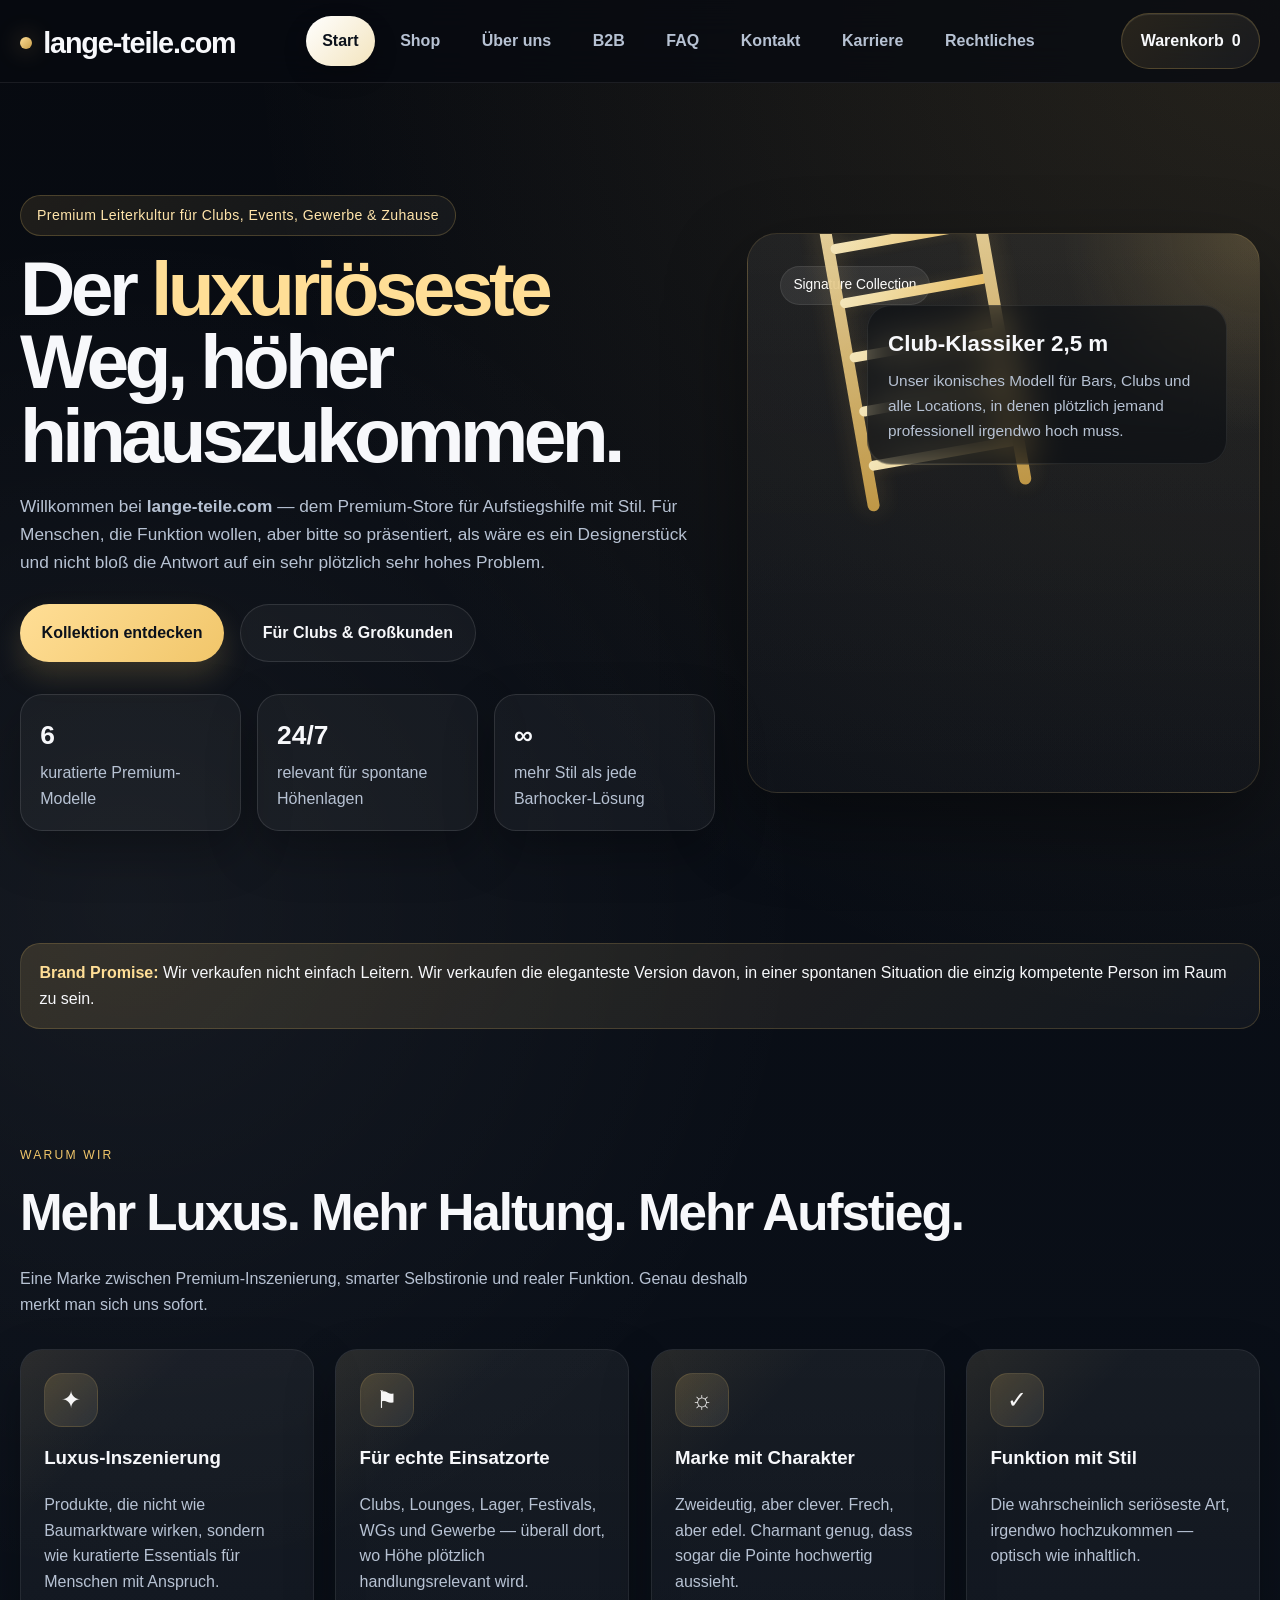
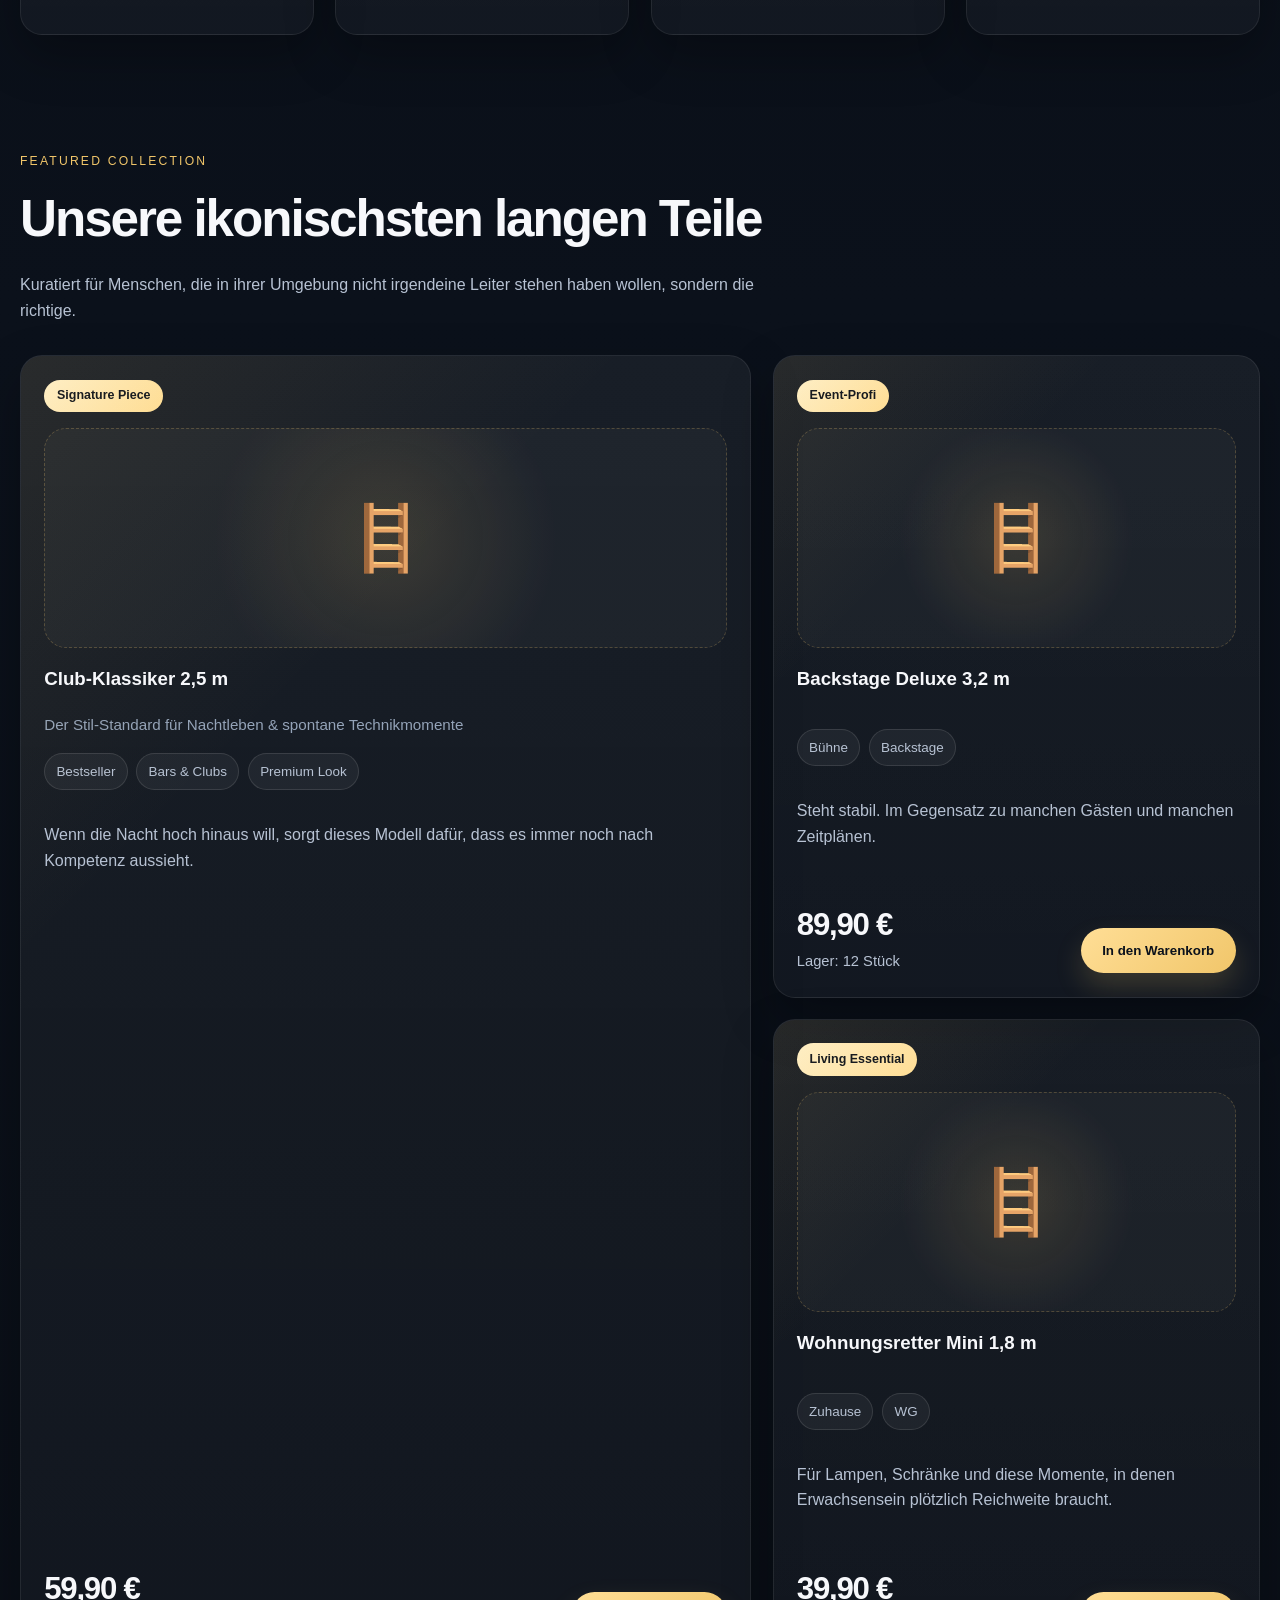
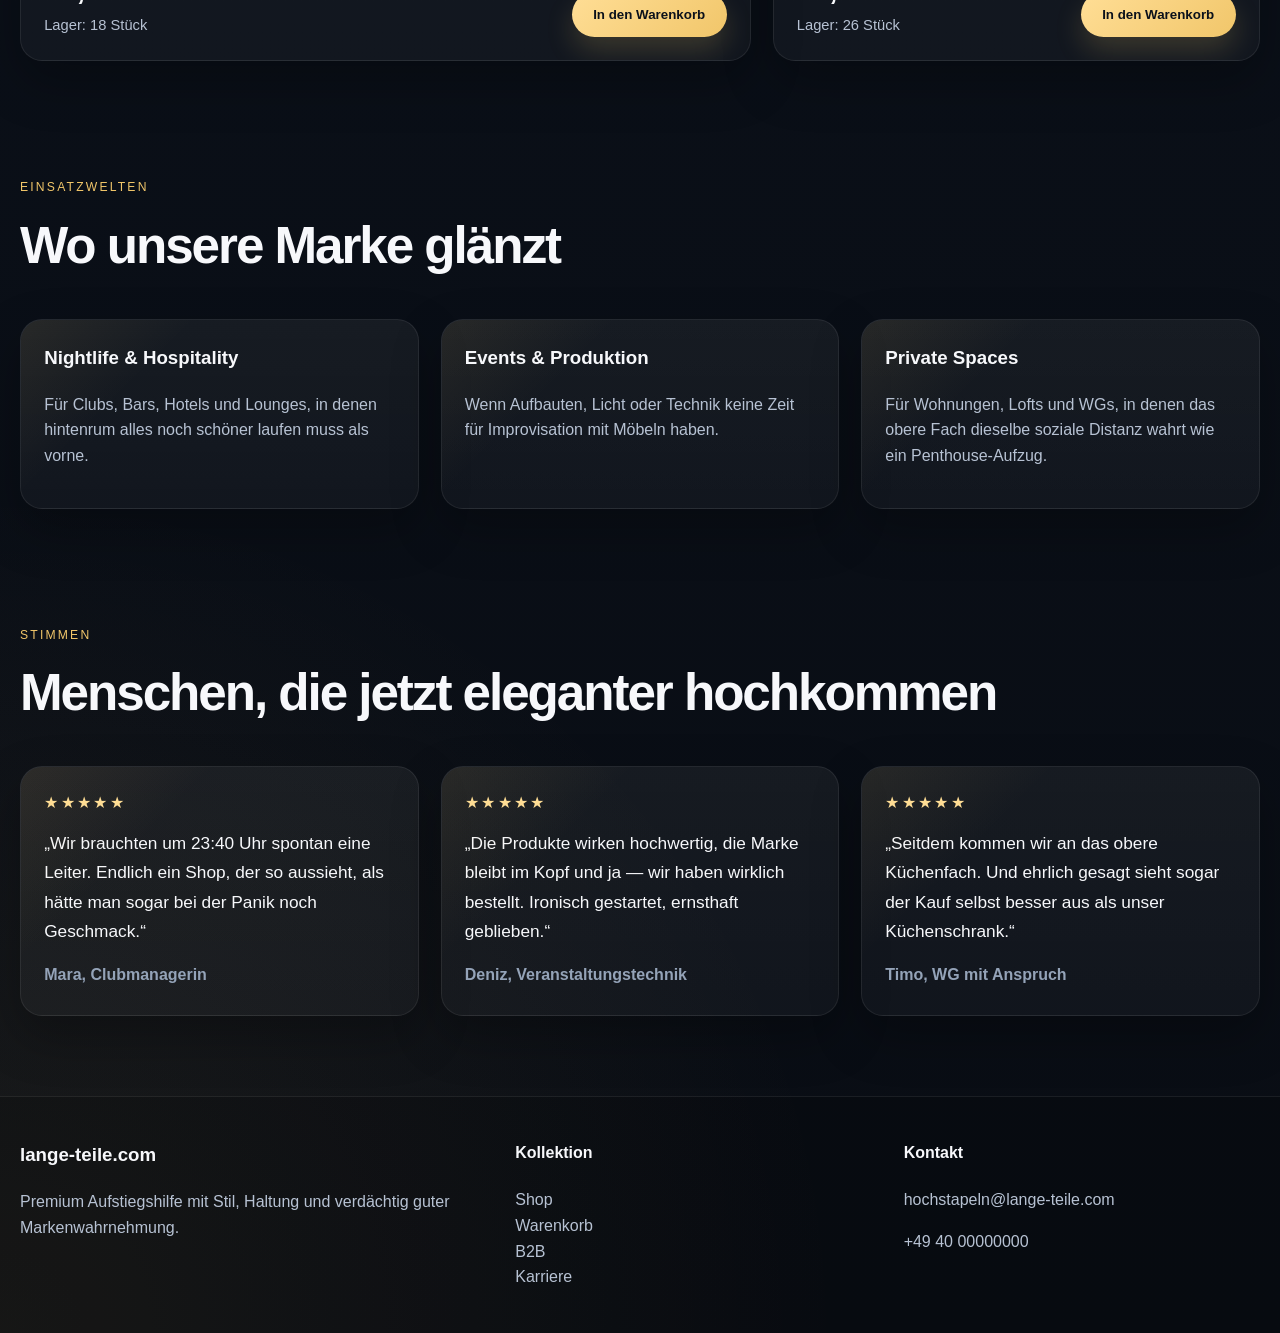
<file: index.html>
<!DOCTYPE html>
<html lang="de">
<head>
  <meta charset="UTF-8" />
  <meta name="viewport" content="width=device-width, initial-scale=1.0" />
  <title>lange-teile.com | Premium Store</title>
  <link rel="stylesheet" href="style.css" />
</head>
<body>
  <header class="site-header">
    <div class="container nav-wrap">
      <a href="index.html" class="logo">
        <span class="logo-mark"><span class="logo-dot"></span>lange-teile.com</span>
      </a>

      <button class="menu-toggle" id="menuToggle" aria-label="Menü öffnen">☰</button>

      <nav class="main-nav" id="mainNav">
        <a href="index.html" class="active">Start</a>
        <a href="shop.html">Shop</a>
        <a href="ueber-uns.html">Über uns</a>
        <a href="b2b.html">B2B</a>
        <a href="faq.html">FAQ</a>
        <a href="kontakt.html">Kontakt</a>
        <a href="karriere.html">Karriere</a>
        <a href="rechtliches.html">Rechtliches</a>
      </nav>

      <a href="warenkorb.html" class="cart-button">Warenkorb <span data-cart-count>0</span></a>
    </div>
  </header>

  <main>
    <section class="hero">
      <div class="container hero-grid">
        <div>
          <span class="badge">Premium Leiterkultur für Clubs, Events, Gewerbe & Zuhause</span>
          <h1>
            Der <span class="gold-text">luxuriöseste</span><br />
            Weg, höher<br />
            hinauszukommen.
          </h1>
          <p>
            Willkommen bei <strong>lange-teile.com</strong> — dem Premium-Store für Aufstiegshilfe mit Stil.
            Für Menschen, die Funktion wollen, aber bitte so präsentiert, als wäre es ein Designerstück
            und nicht bloß die Antwort auf ein sehr plötzlich sehr hohes Problem.
          </p>

          <div class="hero-actions">
            <a href="shop.html" class="btn btn-primary">Kollektion entdecken</a>
            <a href="b2b.html" class="btn btn-secondary">Für Clubs & Großkunden</a>
          </div>

          <div class="hero-metrics">
            <div class="metric-card">
              <strong>6</strong>
              <span>kuratierte Premium-Modelle</span>
            </div>
            <div class="metric-card">
              <strong>24/7</strong>
              <span>relevant für spontane Höhenlagen</span>
            </div>
            <div class="metric-card">
              <strong>∞</strong>
              <span>mehr Stil als jede Barhocker-Lösung</span>
            </div>
          </div>
        </div>

        <div class="hero-stage">
          <div class="hero-stage-inner">
            <span class="stage-label">Signature Collection</span>

            <div class="ladder-visual">
              <div class="ladder-rungs">
                <span></span>
                <span></span>
                <span></span>
                <span></span>
                <span></span>
                <span></span>
                <span></span>
              </div>
            </div>

            <div class="stage-card">
              <h3>Club-Klassiker 2,5 m</h3>
              <p>
                Unser ikonisches Modell für Bars, Clubs und alle Locations,
                in denen plötzlich jemand professionell irgendwo hoch muss.
              </p>
            </div>
          </div>
        </div>
      </div>
    </section>

    <section class="section">
      <div class="container">
        <div class="premium-banner">
          <strong>Brand Promise:</strong> Wir verkaufen nicht einfach Leitern. Wir verkaufen die eleganteste Version
          davon, in einer spontanen Situation die einzig kompetente Person im Raum zu sein.
        </div>
      </div>
    </section>

    <section class="section">
      <div class="container">
        <div class="section-title">
          <span>Warum wir</span>
          <h2>Mehr Luxus. Mehr Haltung. Mehr Aufstieg.</h2>
          <p>
            Eine Marke zwischen Premium-Inszenierung, smarter Selbstironie und realer Funktion.
            Genau deshalb merkt man sich uns sofort.
          </p>
        </div>

        <div class="card-grid four">
          <div class="card feature-card">
            <div class="feature-icon">✦</div>
            <h3>Luxus-Inszenierung</h3>
            <p>Produkte, die nicht wie Baumarktware wirken, sondern wie kuratierte Essentials für Menschen mit Anspruch.</p>
          </div>
          <div class="card feature-card">
            <div class="feature-icon">⚑</div>
            <h3>Für echte Einsatzorte</h3>
            <p>Clubs, Lounges, Lager, Festivals, WGs und Gewerbe — überall dort, wo Höhe plötzlich handlungsrelevant wird.</p>
          </div>
          <div class="card feature-card">
            <div class="feature-icon">☼</div>
            <h3>Marke mit Charakter</h3>
            <p>Zweideutig, aber clever. Frech, aber edel. Charmant genug, dass sogar die Pointe hochwertig aussieht.</p>
          </div>
          <div class="card feature-card">
            <div class="feature-icon">✓</div>
            <h3>Funktion mit Stil</h3>
            <p>Die wahrscheinlich seriöseste Art, irgendwo hochzukommen — optisch wie inhaltlich.</p>
          </div>
        </div>
      </div>
    </section>

    <section class="section">
      <div class="container">
        <div class="section-title">
          <span>Featured Collection</span>
          <h2>Unsere ikonischsten langen Teile</h2>
          <p>
            Kuratiert für Menschen, die in ihrer Umgebung nicht irgendeine Leiter stehen haben wollen,
            sondern die richtige.
          </p>
        </div>

        <div class="collection-grid">
          <div class="card product-card collection-hero">
            <span class="product-badge">Signature Piece</span>
            <div class="product-visual">🪜</div>
            <div class="product-head">
              <div>
                <h3>Club-Klassiker 2,5 m</h3>
                <div class="product-subtitle">Der Stil-Standard für Nachtleben & spontane Technikmomente</div>
              </div>
            </div>
            <div class="product-specs">
              <span class="spec-pill">Bestseller</span>
              <span class="spec-pill">Bars & Clubs</span>
              <span class="spec-pill">Premium Look</span>
            </div>
            <p class="product-copy">
              Wenn die Nacht hoch hinaus will, sorgt dieses Modell dafür, dass es immer noch nach Kompetenz aussieht.
            </p>
            <div class="product-meta">
              <div>
                <div class="price">59,90 €</div>
                <div class="stock">Lager: 18 Stück</div>
              </div>
              <button class="btn btn-primary" data-add-product="club-klassiker">In den Warenkorb</button>
            </div>
          </div>

          <div class="collection-side">
            <div class="card product-card">
              <span class="product-badge">Event-Profi</span>
              <div class="product-visual">🪜</div>
              <h3>Backstage Deluxe 3,2 m</h3>
              <div class="product-specs">
                <span class="spec-pill">Bühne</span>
                <span class="spec-pill">Backstage</span>
              </div>
              <p class="product-copy">Steht stabil. Im Gegensatz zu manchen Gästen und manchen Zeitplänen.</p>
              <div class="product-meta">
                <div>
                  <div class="price">89,90 €</div>
                  <div class="stock">Lager: 12 Stück</div>
                </div>
                <button class="btn btn-primary" data-add-product="backstage-deluxe">In den Warenkorb</button>
              </div>
            </div>

            <div class="card product-card">
              <span class="product-badge">Living Essential</span>
              <div class="product-visual">🪜</div>
              <h3>Wohnungsretter Mini 1,8 m</h3>
              <div class="product-specs">
                <span class="spec-pill">Zuhause</span>
                <span class="spec-pill">WG</span>
              </div>
              <p class="product-copy">Für Lampen, Schränke und diese Momente, in denen Erwachsensein plötzlich Reichweite braucht.</p>
              <div class="product-meta">
                <div>
                  <div class="price">39,90 €</div>
                  <div class="stock">Lager: 26 Stück</div>
                </div>
                <button class="btn btn-primary" data-add-product="wohnungsretter-mini">In den Warenkorb</button>
              </div>
            </div>
          </div>
        </div>
      </div>
    </section>

    <section class="section">
      <div class="container">
        <div class="section-title">
          <span>Einsatzwelten</span>
          <h2>Wo unsere Marke glänzt</h2>
        </div>

        <div class="card-grid three">
          <div class="card">
            <h3>Nightlife & Hospitality</h3>
            <p>Für Clubs, Bars, Hotels und Lounges, in denen hintenrum alles noch schöner laufen muss als vorne.</p>
          </div>
          <div class="card">
            <h3>Events & Produktion</h3>
            <p>Wenn Aufbauten, Licht oder Technik keine Zeit für Improvisation mit Möbeln haben.</p>
          </div>
          <div class="card">
            <h3>Private Spaces</h3>
            <p>Für Wohnungen, Lofts und WGs, in denen das obere Fach dieselbe soziale Distanz wahrt wie ein Penthouse-Aufzug.</p>
          </div>
        </div>
      </div>
    </section>

    <section class="section">
      <div class="container">
        <div class="section-title">
          <span>Stimmen</span>
          <h2>Menschen, die jetzt eleganter hochkommen</h2>
        </div>

        <div class="quote-grid">
          <div class="card quote-card">
            <div class="stars">★★★★★</div>
            <div class="quote-text">
              „Wir brauchten um 23:40 Uhr spontan eine Leiter. Endlich ein Shop, der so aussieht,
              als hätte man sogar bei der Panik noch Geschmack.“
            </div>
            <div class="quote-author">Mara, Clubmanagerin</div>
          </div>

          <div class="card quote-card">
            <div class="stars">★★★★★</div>
            <div class="quote-text">
              „Die Produkte wirken hochwertig, die Marke bleibt im Kopf und ja — wir haben wirklich bestellt.
              Ironisch gestartet, ernsthaft geblieben.“
            </div>
            <div class="quote-author">Deniz, Veranstaltungstechnik</div>
          </div>

          <div class="card quote-card">
            <div class="stars">★★★★★</div>
            <div class="quote-text">
              „Seitdem kommen wir an das obere Küchenfach. Und ehrlich gesagt sieht sogar der Kauf selbst besser aus
              als unser Küchenschrank.“
            </div>
            <div class="quote-author">Timo, WG mit Anspruch</div>
          </div>
        </div>
      </div>
    </section>
  </main>

  <footer class="site-footer">
    <div class="container footer-grid">
      <div>
        <h3>lange-teile.com</h3>
        <p>Premium Aufstiegshilfe mit Stil, Haltung und verdächtig guter Markenwahrnehmung.</p>
      </div>

      <div>
        <h4>Kollektion</h4>
        <ul>
          <li><a href="shop.html">Shop</a></li>
          <li><a href="warenkorb.html">Warenkorb</a></li>
          <li><a href="b2b.html">B2B</a></li>
          <li><a href="karriere.html">Karriere</a></li>
        </ul>
      </div>

      <div>
        <h4>Kontakt</h4>
        <p>hochstapeln@lange-teile.com</p>
        <p>+49 40 00000000</p>
      </div>
    </div>
  </footer>

  <script src="script.js"></script>
</body>
</html>
</file>
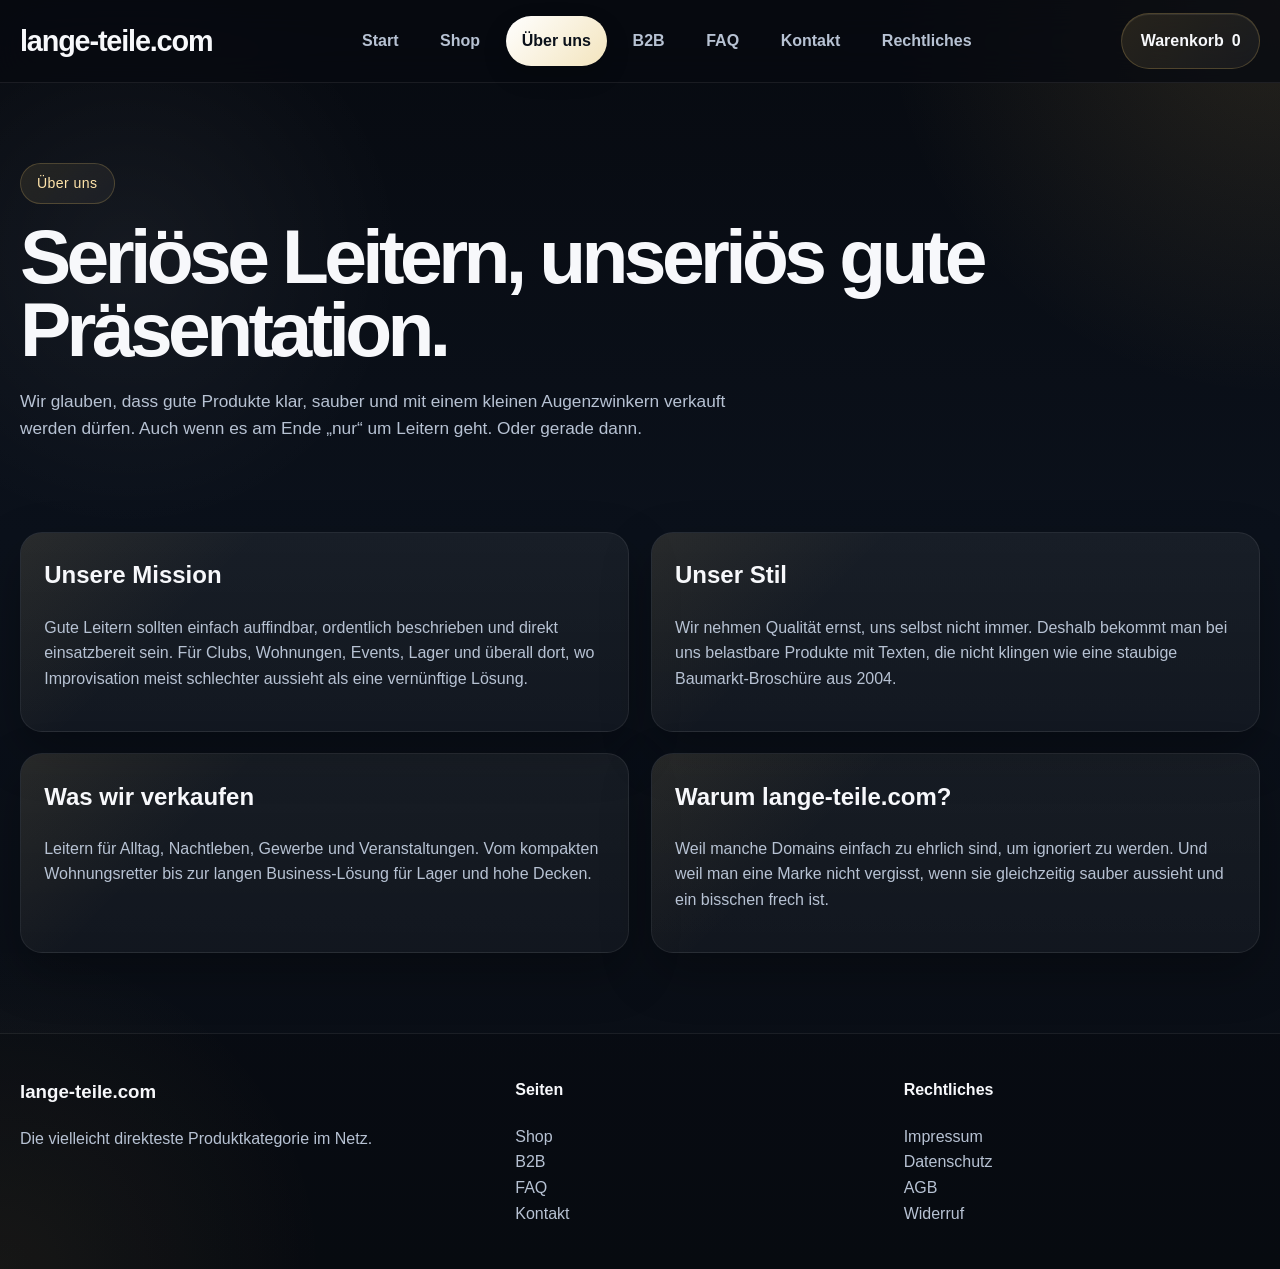
<file: about.html>
<!DOCTYPE html>
<html lang="de">
<head>
  <meta charset="UTF-8" />
  <meta name="viewport" content="width=device-width, initial-scale=1.0" />
  <title>lange-teile.com | Über uns</title>
  <link rel="stylesheet" href="style.css" />
</head>
<body>
  <header class="site-header">
    <div class="container nav-wrap">
      <a href="index.html" class="logo">lange-teile.com</a>

      <button class="menu-toggle" id="menuToggle" aria-label="Menü öffnen">
        ☰
      </button>

      <nav class="main-nav" id="mainNav">
        <a href="index.html">Start</a>
        <a href="shop.html">Shop</a>
        <a href="ueber-uns.html" class="active">Über uns</a>
        <a href="b2b.html">B2B</a>
        <a href="faq.html">FAQ</a>
        <a href="kontakt.html">Kontakt</a>
        <a href="rechtliches.html">Rechtliches</a>
      </nav>

      <a href="shop.html" class="cart-button">Warenkorb <span data-cart-count>0</span></a>
    </div>
  </header>

  <main>
    <section class="hero hero-small">
      <div class="container">
        <span class="badge">Über uns</span>
        <h1>Seriöse Leitern, unseriös gute Präsentation.</h1>
        <p>
          Wir glauben, dass gute Produkte klar, sauber und mit einem kleinen
          Augenzwinkern verkauft werden dürfen. Auch wenn es am Ende „nur“ um
          Leitern geht. Oder gerade dann.
        </p>
      </div>
    </section>

    <section class="section">
      <div class="container card-grid two">
        <div class="card">
          <h2>Unsere Mission</h2>
          <p>
            Gute Leitern sollten einfach auffindbar, ordentlich beschrieben und
            direkt einsatzbereit sein. Für Clubs, Wohnungen, Events, Lager und
            überall dort, wo Improvisation meist schlechter aussieht als eine
            vernünftige Lösung.
          </p>
        </div>

        <div class="card">
          <h2>Unser Stil</h2>
          <p>
            Wir nehmen Qualität ernst, uns selbst nicht immer. Deshalb bekommt
            man bei uns belastbare Produkte mit Texten, die nicht klingen wie
            eine staubige Baumarkt-Broschüre aus 2004.
          </p>
        </div>

        <div class="card">
          <h2>Was wir verkaufen</h2>
          <p>
            Leitern für Alltag, Nachtleben, Gewerbe und Veranstaltungen. Vom
            kompakten Wohnungsretter bis zur langen Business-Lösung für Lager
            und hohe Decken.
          </p>
        </div>

        <div class="card">
          <h2>Warum lange-teile.com?</h2>
          <p>
            Weil manche Domains einfach zu ehrlich sind, um ignoriert zu werden.
            Und weil man eine Marke nicht vergisst, wenn sie gleichzeitig sauber
            aussieht und ein bisschen frech ist.
          </p>
        </div>
      </div>
    </section>
  </main>

  <footer class="site-footer">
    <div class="container footer-grid">
      <div>
        <h3>lange-teile.com</h3>
        <p>Die vielleicht direkteste Produktkategorie im Netz.</p>
      </div>
      <div>
        <h4>Seiten</h4>
        <ul>
          <li><a href="shop.html">Shop</a></li>
          <li><a href="b2b.html">B2B</a></li>
          <li><a href="faq.html">FAQ</a></li>
          <li><a href="kontakt.html">Kontakt</a></li>
        </ul>
      </div>
      <div>
        <h4>Rechtliches</h4>
        <ul>
          <li><a href="rechtliches.html">Impressum</a></li>
          <li><a href="rechtliches.html">Datenschutz</a></li>
          <li><a href="rechtliches.html">AGB</a></li>
          <li><a href="rechtliches.html">Widerruf</a></li>
        </ul>
      </div>
    </div>
  </footer>

  <script src="script.js"></script>
</body>
</html>
</file>
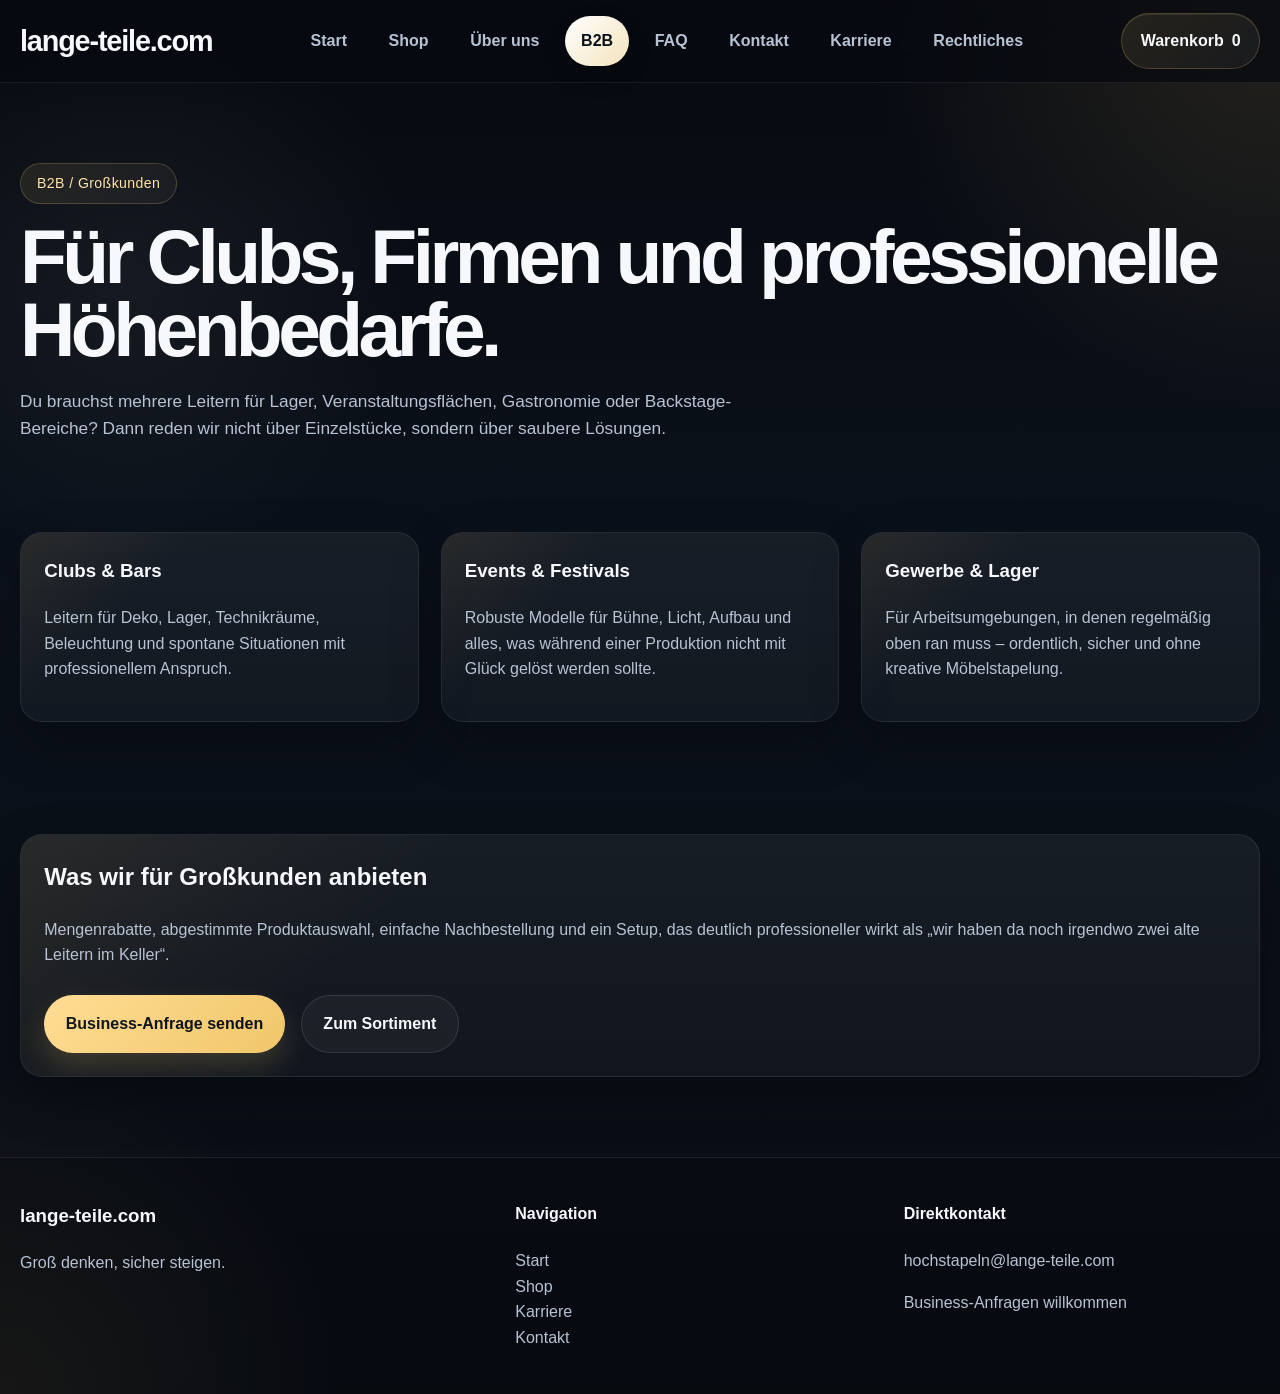
<file: b2b.html>
<!DOCTYPE html>
<html lang="de">
<head>
  <meta charset="UTF-8" />
  <meta name="viewport" content="width=device-width, initial-scale=1.0" />
  <title>lange-teile.com | B2B</title>
  <link rel="stylesheet" href="style.css" />
</head>
<body>
  <header class="site-header">
    <div class="container nav-wrap">
      <a href="index.html" class="logo">lange-teile.com</a>
      <button class="menu-toggle" id="menuToggle" aria-label="Menü öffnen">☰</button>

      <nav class="main-nav" id="mainNav">
        <a href="index.html">Start</a>
        <a href="shop.html">Shop</a>
        <a href="ueber-uns.html">Über uns</a>
        <a href="b2b.html" class="active">B2B</a>
        <a href="faq.html">FAQ</a>
        <a href="kontakt.html">Kontakt</a>
        <a href="karriere.html">Karriere</a>
        <a href="rechtliches.html">Rechtliches</a>
      </nav>

      <a href="warenkorb.html" class="cart-button">Warenkorb <span data-cart-count>0</span></a>
    </div>
  </header>

  <main>
    <section class="hero hero-small">
      <div class="container">
        <span class="badge">B2B / Großkunden</span>
        <h1>Für Clubs, Firmen und professionelle Höhenbedarfe.</h1>
        <p>
          Du brauchst mehrere Leitern für Lager, Veranstaltungsflächen, Gastronomie
          oder Backstage-Bereiche? Dann reden wir nicht über Einzelstücke,
          sondern über saubere Lösungen.
        </p>
      </div>
    </section>

    <section class="section">
      <div class="container card-grid three">
        <div class="card">
          <h3>Clubs & Bars</h3>
          <p>Leitern für Deko, Lager, Technikräume, Beleuchtung und spontane Situationen mit professionellem Anspruch.</p>
        </div>
        <div class="card">
          <h3>Events & Festivals</h3>
          <p>Robuste Modelle für Bühne, Licht, Aufbau und alles, was während einer Produktion nicht mit Glück gelöst werden sollte.</p>
        </div>
        <div class="card">
          <h3>Gewerbe & Lager</h3>
          <p>Für Arbeitsumgebungen, in denen regelmäßig oben ran muss – ordentlich, sicher und ohne kreative Möbelstapelung.</p>
        </div>
      </div>
    </section>

    <section class="section">
      <div class="container">
        <div class="card">
          <h2>Was wir für Großkunden anbieten</h2>
          <p>
            Mengenrabatte, abgestimmte Produktauswahl, einfache Nachbestellung und
            ein Setup, das deutlich professioneller wirkt als „wir haben da noch
            irgendwo zwei alte Leitern im Keller“.
          </p>
          <div class="hero-actions">
            <a href="kontakt.html" class="btn btn-primary">Business-Anfrage senden</a>
            <a href="shop.html" class="btn btn-secondary">Zum Sortiment</a>
          </div>
        </div>
      </div>
    </section>
  </main>

  <footer class="site-footer">
    <div class="container footer-grid">
      <div>
        <h3>lange-teile.com</h3>
        <p>Groß denken, sicher steigen.</p>
      </div>
      <div>
        <h4>Navigation</h4>
        <ul>
          <li><a href="index.html">Start</a></li>
          <li><a href="shop.html">Shop</a></li>
          <li><a href="karriere.html">Karriere</a></li>
          <li><a href="kontakt.html">Kontakt</a></li>
        </ul>
      </div>
      <div>
        <h4>Direktkontakt</h4>
        <p>hochstapeln@lange-teile.com</p>
        <p>Business-Anfragen willkommen</p>
      </div>
    </div>
  </footer>

  <script src="script.js"></script>
</body>
</html>
</file>
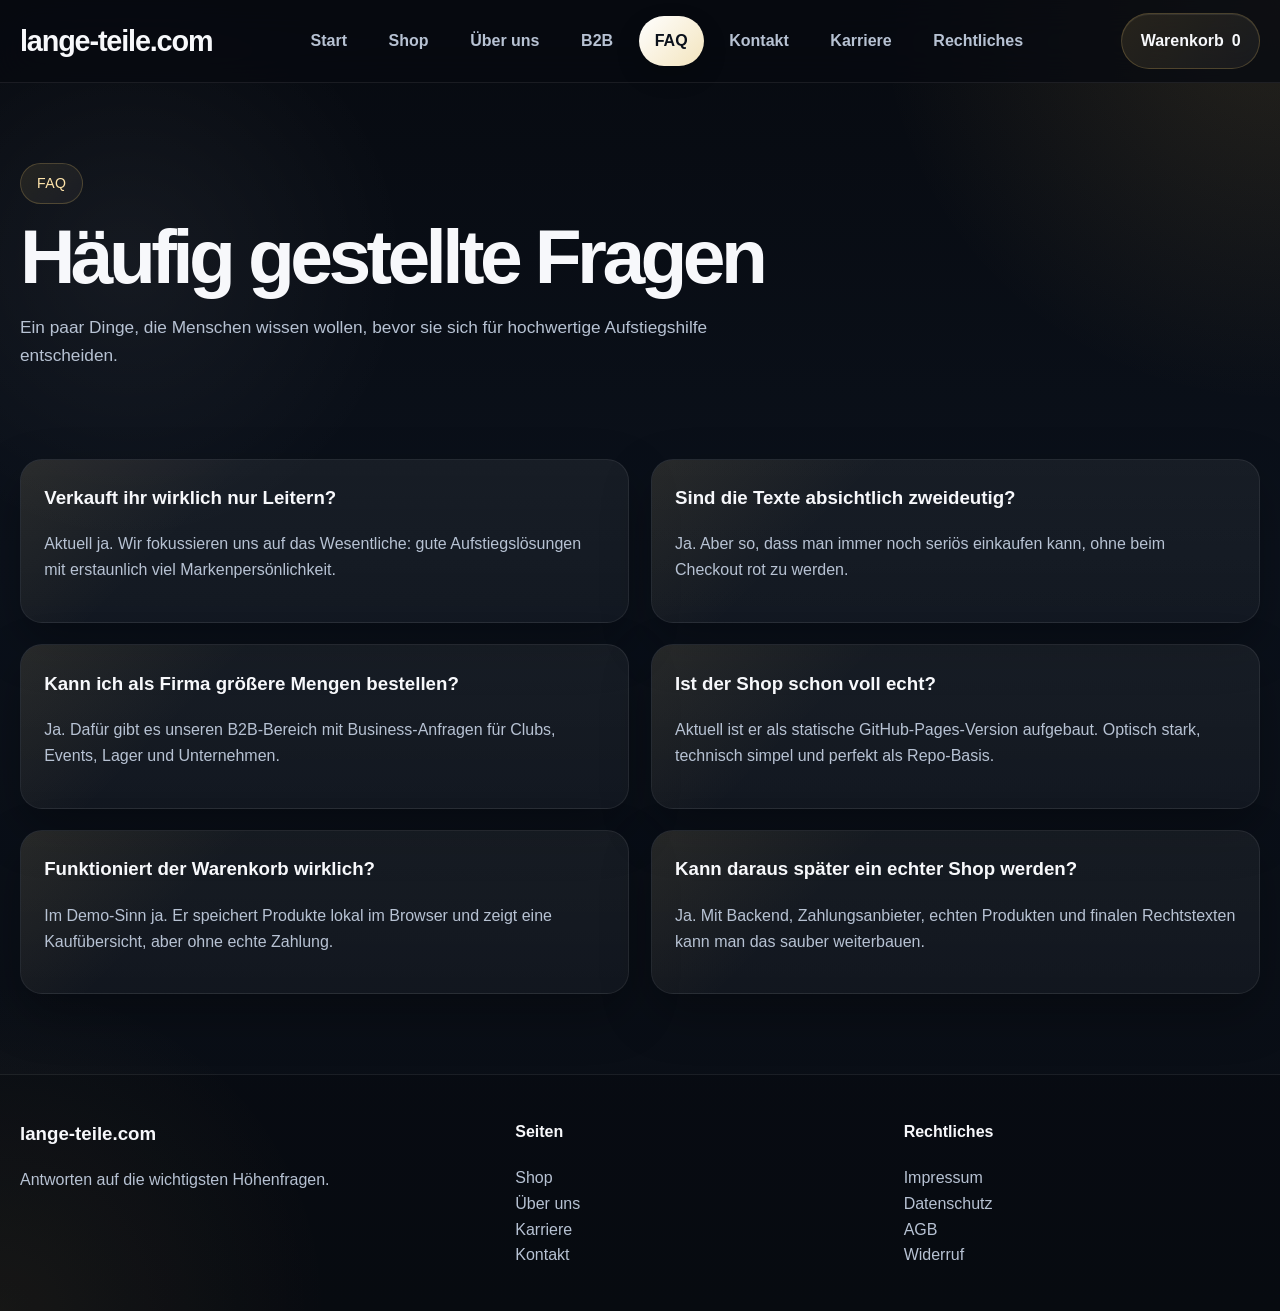
<file: faq.html>
<!DOCTYPE html>
<html lang="de">
<head>
  <meta charset="UTF-8" />
  <meta name="viewport" content="width=device-width, initial-scale=1.0" />
  <title>lange-teile.com | FAQ</title>
  <link rel="stylesheet" href="style.css" />
</head>
<body>
  <header class="site-header">
    <div class="container nav-wrap">
      <a href="index.html" class="logo">lange-teile.com</a>
      <button class="menu-toggle" id="menuToggle" aria-label="Menü öffnen">☰</button>

      <nav class="main-nav" id="mainNav">
        <a href="index.html">Start</a>
        <a href="shop.html">Shop</a>
        <a href="ueber-uns.html">Über uns</a>
        <a href="b2b.html">B2B</a>
        <a href="faq.html" class="active">FAQ</a>
        <a href="kontakt.html">Kontakt</a>
        <a href="karriere.html">Karriere</a>
        <a href="rechtliches.html">Rechtliches</a>
      </nav>

      <a href="warenkorb.html" class="cart-button">Warenkorb <span data-cart-count>0</span></a>
    </div>
  </header>

  <main>
    <section class="hero hero-small">
      <div class="container">
        <span class="badge">FAQ</span>
        <h1>Häufig gestellte Fragen</h1>
        <p>
          Ein paar Dinge, die Menschen wissen wollen, bevor sie sich für
          hochwertige Aufstiegshilfe entscheiden.
        </p>
      </div>
    </section>

    <section class="section">
      <div class="container card-grid two">
        <div class="card">
          <h3>Verkauft ihr wirklich nur Leitern?</h3>
          <p>Aktuell ja. Wir fokussieren uns auf das Wesentliche: gute Aufstiegslösungen mit erstaunlich viel Markenpersönlichkeit.</p>
        </div>

        <div class="card">
          <h3>Sind die Texte absichtlich zweideutig?</h3>
          <p>Ja. Aber so, dass man immer noch seriös einkaufen kann, ohne beim Checkout rot zu werden.</p>
        </div>

        <div class="card">
          <h3>Kann ich als Firma größere Mengen bestellen?</h3>
          <p>Ja. Dafür gibt es unseren B2B-Bereich mit Business-Anfragen für Clubs, Events, Lager und Unternehmen.</p>
        </div>

        <div class="card">
          <h3>Ist der Shop schon voll echt?</h3>
          <p>Aktuell ist er als statische GitHub-Pages-Version aufgebaut. Optisch stark, technisch simpel und perfekt als Repo-Basis.</p>
        </div>

        <div class="card">
          <h3>Funktioniert der Warenkorb wirklich?</h3>
          <p>Im Demo-Sinn ja. Er speichert Produkte lokal im Browser und zeigt eine Kaufübersicht, aber ohne echte Zahlung.</p>
        </div>

        <div class="card">
          <h3>Kann daraus später ein echter Shop werden?</h3>
          <p>Ja. Mit Backend, Zahlungsanbieter, echten Produkten und finalen Rechtstexten kann man das sauber weiterbauen.</p>
        </div>
      </div>
    </section>
  </main>

  <footer class="site-footer">
    <div class="container footer-grid">
      <div>
        <h3>lange-teile.com</h3>
        <p>Antworten auf die wichtigsten Höhenfragen.</p>
      </div>
      <div>
        <h4>Seiten</h4>
        <ul>
          <li><a href="shop.html">Shop</a></li>
          <li><a href="ueber-uns.html">Über uns</a></li>
          <li><a href="karriere.html">Karriere</a></li>
          <li><a href="kontakt.html">Kontakt</a></li>
        </ul>
      </div>
      <div>
        <h4>Rechtliches</h4>
        <ul>
          <li><a href="rechtliches.html">Impressum</a></li>
          <li><a href="rechtliches.html">Datenschutz</a></li>
          <li><a href="rechtliches.html">AGB</a></li>
          <li><a href="rechtliches.html">Widerruf</a></li>
        </ul>
      </div>
    </div>
  </footer>

  <script src="script.js"></script>
</body>
</html>
</file>
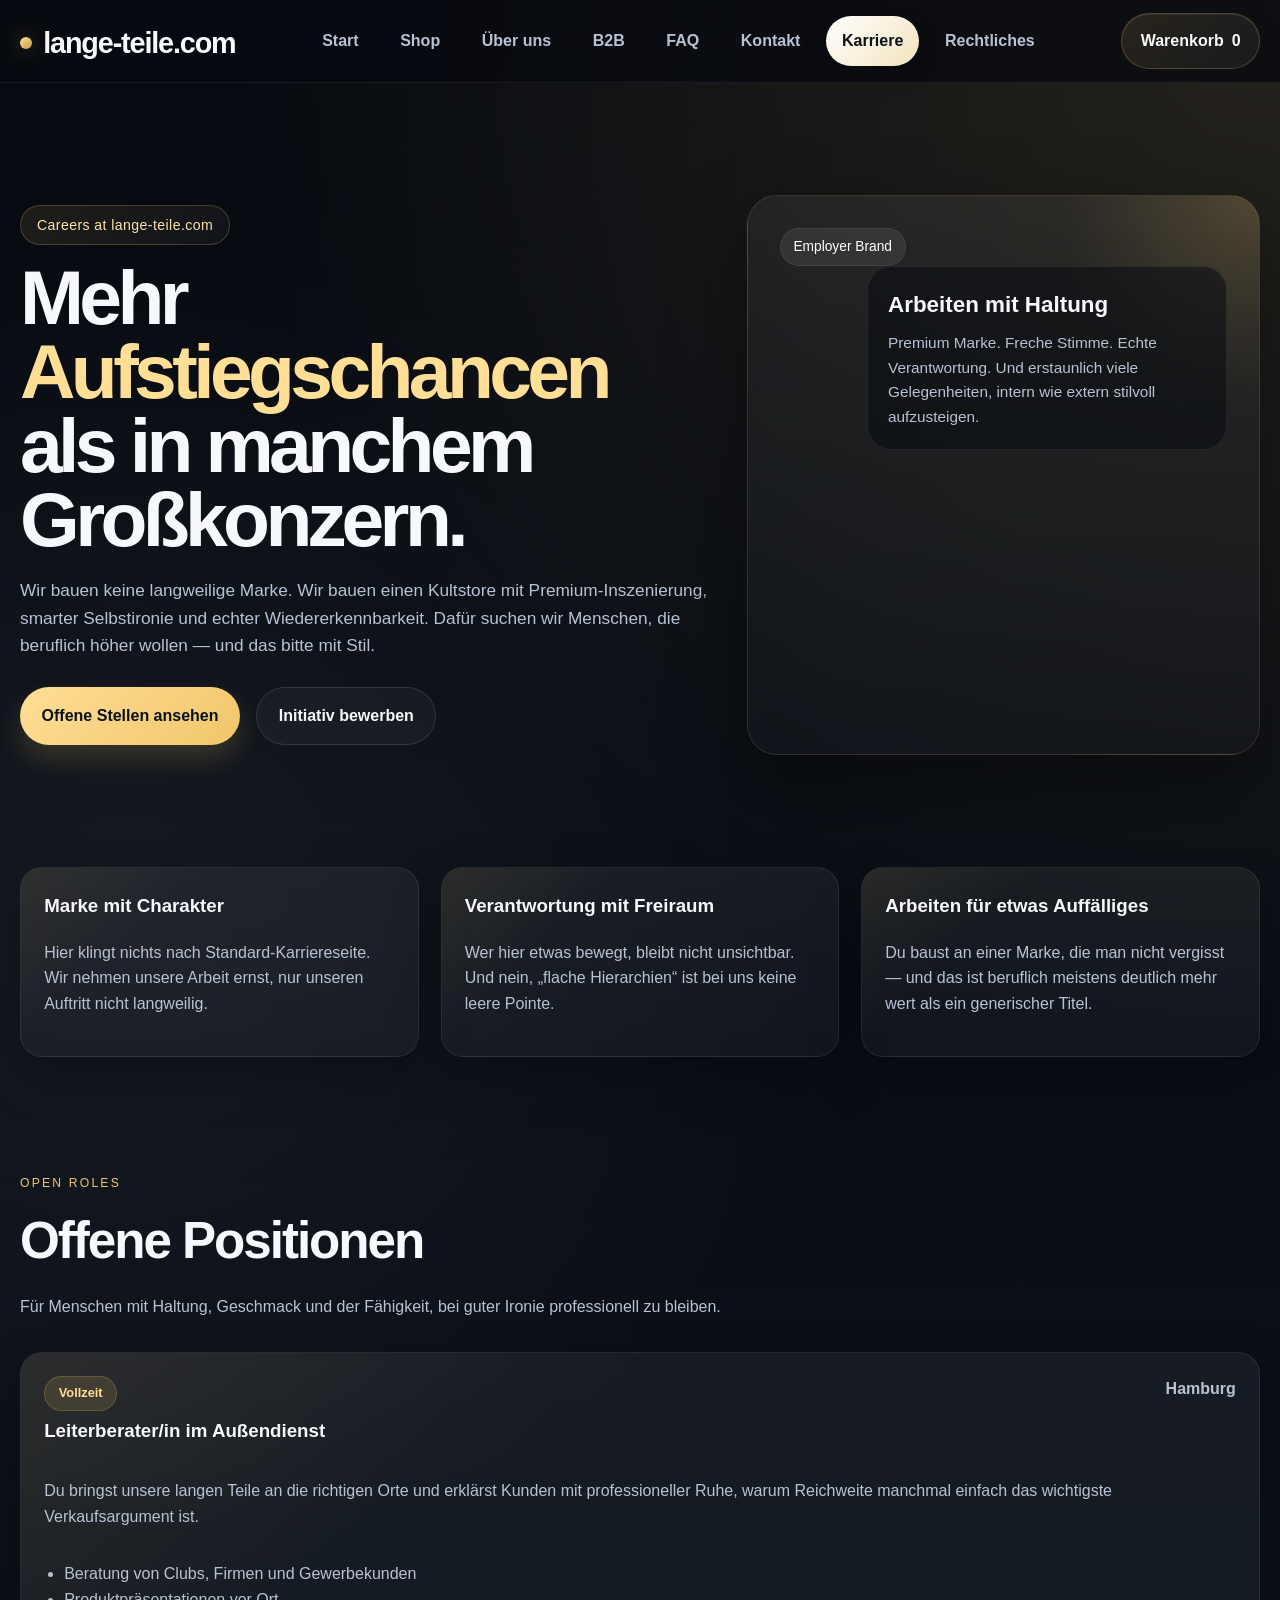
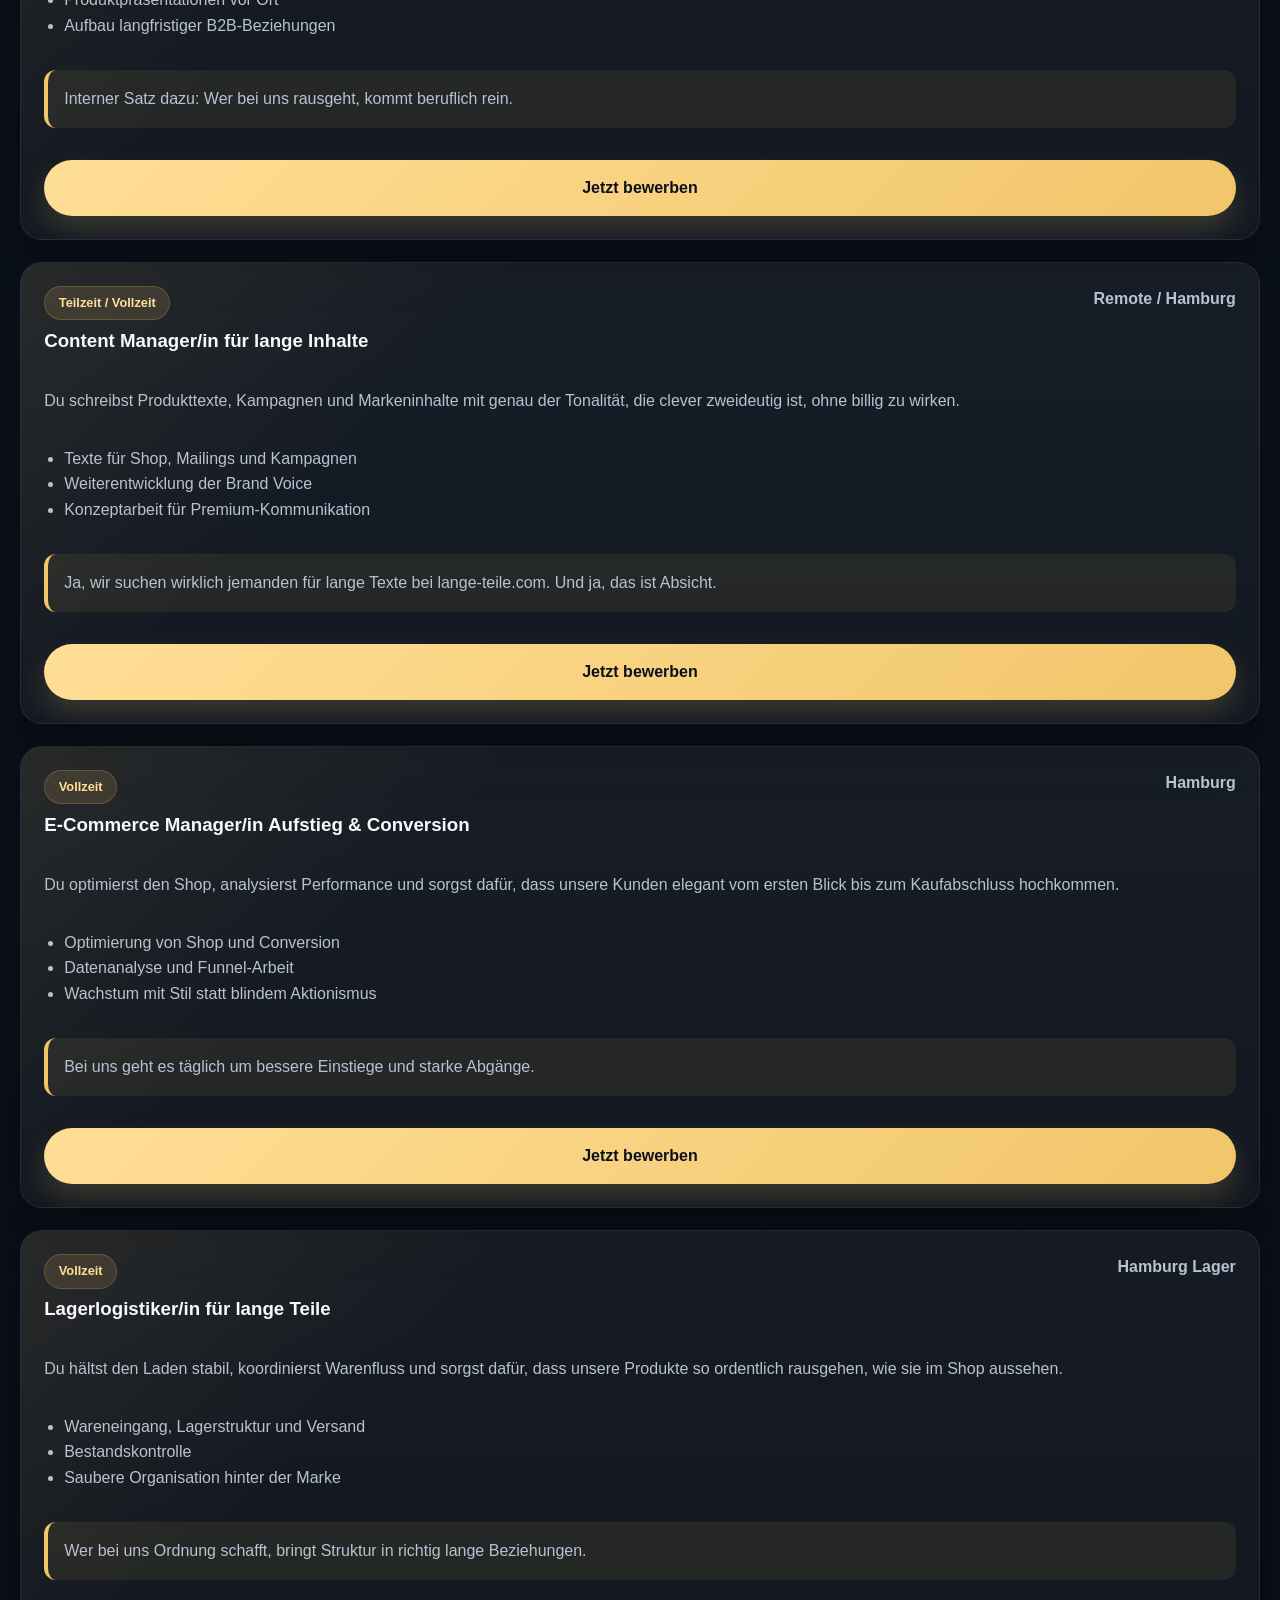
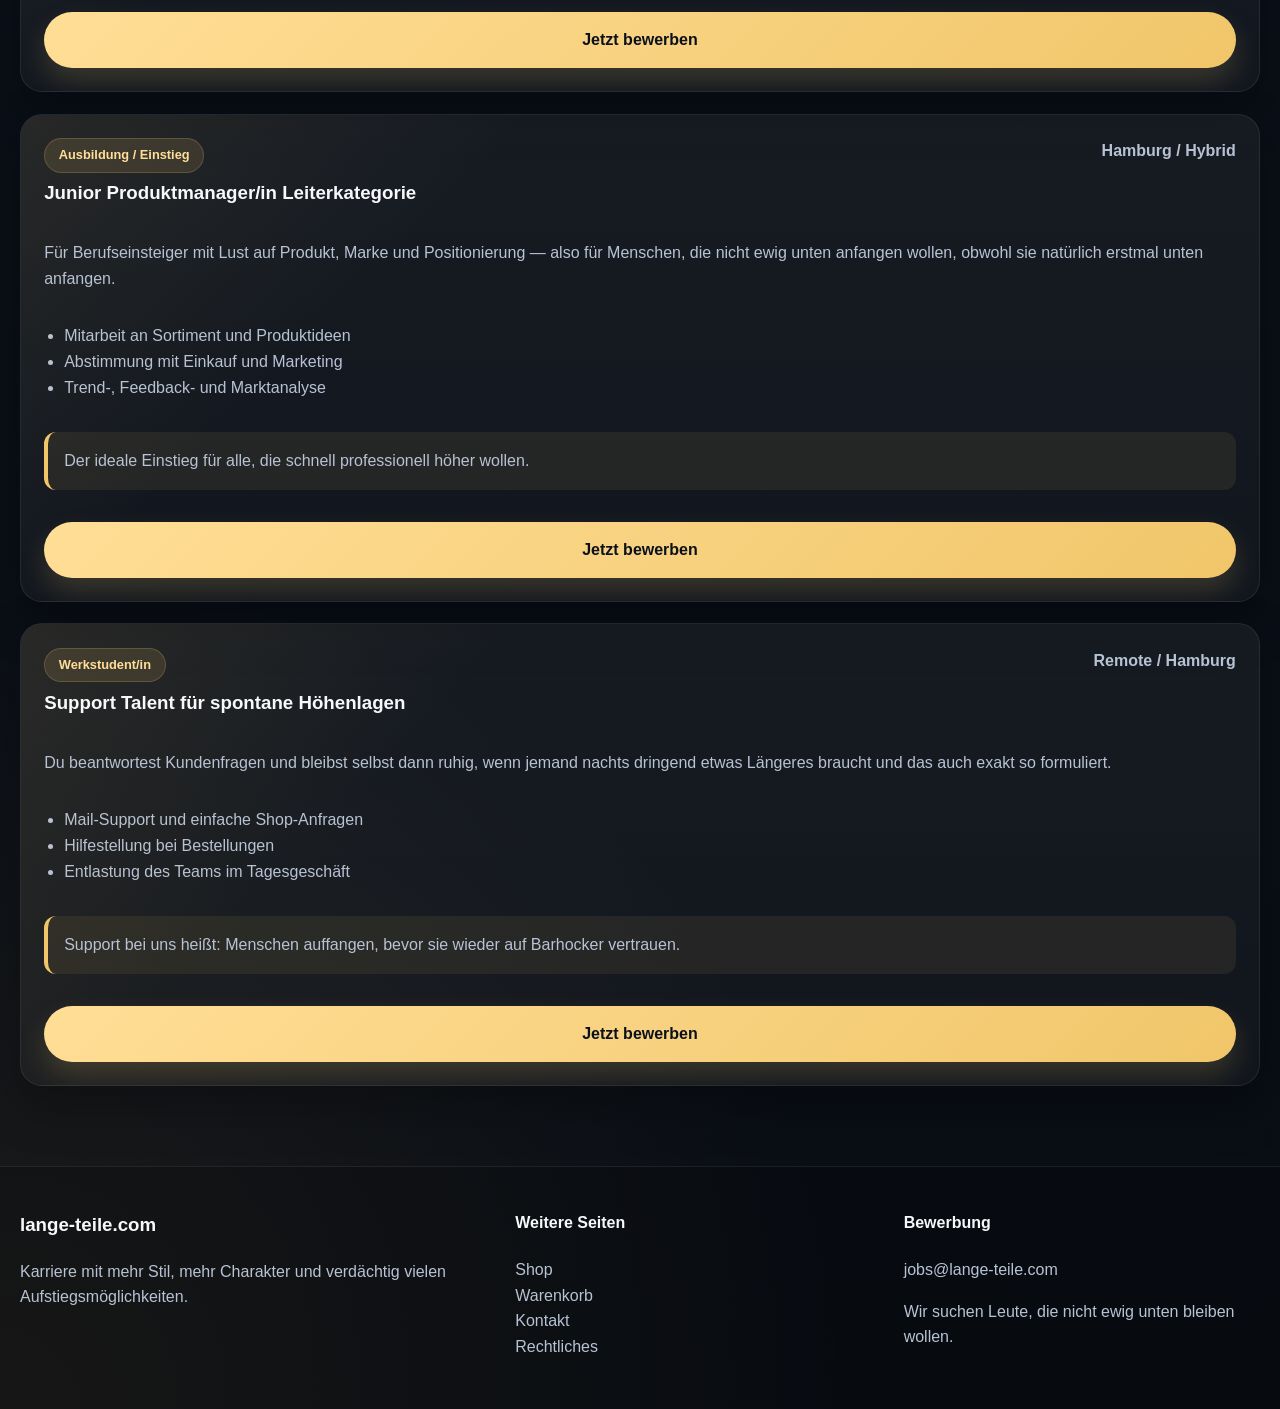
<file: karriere.html>
<!DOCTYPE html>
<html lang="de">
<head>
  <meta charset="UTF-8" />
  <meta name="viewport" content="width=device-width, initial-scale=1.0" />
  <title>lange-teile.com | Karriere</title>
  <link rel="stylesheet" href="style.css" />
</head>
<body>
  <header class="site-header">
    <div class="container nav-wrap">
      <a href="index.html" class="logo">
        <span class="logo-mark"><span class="logo-dot"></span>lange-teile.com</span>
      </a>
      <button class="menu-toggle" id="menuToggle" aria-label="Menü öffnen">☰</button>

      <nav class="main-nav" id="mainNav">
        <a href="index.html">Start</a>
        <a href="shop.html">Shop</a>
        <a href="ueber-uns.html">Über uns</a>
        <a href="b2b.html">B2B</a>
        <a href="faq.html">FAQ</a>
        <a href="kontakt.html">Kontakt</a>
        <a href="karriere.html" class="active">Karriere</a>
        <a href="rechtliches.html">Rechtliches</a>
      </nav>

      <a href="warenkorb.html" class="cart-button">Warenkorb <span data-cart-count>0</span></a>
    </div>
  </header>

  <main>
    <section class="hero">
      <div class="container hero-grid">
        <div>
          <span class="badge">Careers at lange-teile.com</span>
          <h1>
            Mehr <span class="gold-text">Aufstiegschancen</span><br />
            als in manchem<br />
            Großkonzern.
          </h1>
          <p>
            Wir bauen keine langweilige Marke. Wir bauen einen Kultstore mit Premium-Inszenierung,
            smarter Selbstironie und echter Wiedererkennbarkeit. Dafür suchen wir Menschen,
            die beruflich höher wollen — und das bitte mit Stil.
          </p>

          <div class="hero-actions">
            <a href="#jobs" class="btn btn-primary">Offene Stellen ansehen</a>
            <a href="kontakt.html" class="btn btn-secondary">Initiativ bewerben</a>
          </div>
        </div>

        <div class="hero-stage">
          <div class="hero-stage-inner">
            <span class="stage-label">Employer Brand</span>
            <div class="stage-card">
              <h3>Arbeiten mit Haltung</h3>
              <p>
                Premium Marke. Freche Stimme. Echte Verantwortung. Und erstaunlich viele Gelegenheiten,
                intern wie extern stilvoll aufzusteigen.
              </p>
            </div>
          </div>
        </div>
      </div>
    </section>

    <section class="section">
      <div class="container">
        <div class="card-grid three">
          <div class="card">
            <h3>Marke mit Charakter</h3>
            <p>Hier klingt nichts nach Standard-Karriereseite. Wir nehmen unsere Arbeit ernst, nur unseren Auftritt nicht langweilig.</p>
          </div>
          <div class="card">
            <h3>Verantwortung mit Freiraum</h3>
            <p>Wer hier etwas bewegt, bleibt nicht unsichtbar. Und nein, „flache Hierarchien“ ist bei uns keine leere Pointe.</p>
          </div>
          <div class="card">
            <h3>Arbeiten für etwas Auffälliges</h3>
            <p>Du baust an einer Marke, die man nicht vergisst — und das ist beruflich meistens deutlich mehr wert als ein generischer Titel.</p>
          </div>
        </div>
      </div>
    </section>

    <section class="section" id="jobs">
      <div class="container">
        <div class="section-title">
          <span>Open Roles</span>
          <h2>Offene Positionen</h2>
          <p>
            Für Menschen mit Haltung, Geschmack und der Fähigkeit, bei guter Ironie professionell zu bleiben.
          </p>
        </div>

        <div class="jobs-list">
          <div class="card job-card">
            <div class="job-head">
              <div>
                <span class="job-tag">Vollzeit</span>
                <h3>Leiterberater/in im Außendienst</h3>
              </div>
              <div class="job-meta">Hamburg</div>
            </div>
            <p>
              Du bringst unsere langen Teile an die richtigen Orte und erklärst Kunden mit professioneller Ruhe,
              warum Reichweite manchmal einfach das wichtigste Verkaufsargument ist.
            </p>
            <ul class="job-list">
              <li>Beratung von Clubs, Firmen und Gewerbekunden</li>
              <li>Produktpräsentationen vor Ort</li>
              <li>Aufbau langfristiger B2B-Beziehungen</li>
            </ul>
            <p class="job-joke">Interner Satz dazu: Wer bei uns rausgeht, kommt beruflich rein.</p>
            <a href="kontakt.html" class="btn btn-primary">Jetzt bewerben</a>
          </div>

          <div class="card job-card">
            <div class="job-head">
              <div>
                <span class="job-tag">Teilzeit / Vollzeit</span>
                <h3>Content Manager/in für lange Inhalte</h3>
              </div>
              <div class="job-meta">Remote / Hamburg</div>
            </div>
            <p>
              Du schreibst Produkttexte, Kampagnen und Markeninhalte mit genau der Tonalität,
              die clever zweideutig ist, ohne billig zu wirken.
            </p>
            <ul class="job-list">
              <li>Texte für Shop, Mailings und Kampagnen</li>
              <li>Weiterentwicklung der Brand Voice</li>
              <li>Konzeptarbeit für Premium-Kommunikation</li>
            </ul>
            <p class="job-joke">Ja, wir suchen wirklich jemanden für lange Texte bei lange-teile.com. Und ja, das ist Absicht.</p>
            <a href="kontakt.html" class="btn btn-primary">Jetzt bewerben</a>
          </div>

          <div class="card job-card">
            <div class="job-head">
              <div>
                <span class="job-tag">Vollzeit</span>
                <h3>E-Commerce Manager/in Aufstieg & Conversion</h3>
              </div>
              <div class="job-meta">Hamburg</div>
            </div>
            <p>
              Du optimierst den Shop, analysierst Performance und sorgst dafür, dass unsere Kunden
              elegant vom ersten Blick bis zum Kaufabschluss hochkommen.
            </p>
            <ul class="job-list">
              <li>Optimierung von Shop und Conversion</li>
              <li>Datenanalyse und Funnel-Arbeit</li>
              <li>Wachstum mit Stil statt blindem Aktionismus</li>
            </ul>
            <p class="job-joke">Bei uns geht es täglich um bessere Einstiege und starke Abgänge.</p>
            <a href="kontakt.html" class="btn btn-primary">Jetzt bewerben</a>
          </div>

          <div class="card job-card">
            <div class="job-head">
              <div>
                <span class="job-tag">Vollzeit</span>
                <h3>Lagerlogistiker/in für lange Teile</h3>
              </div>
              <div class="job-meta">Hamburg Lager</div>
            </div>
            <p>
              Du hältst den Laden stabil, koordinierst Warenfluss und sorgst dafür, dass unsere Produkte
              so ordentlich rausgehen, wie sie im Shop aussehen.
            </p>
            <ul class="job-list">
              <li>Wareneingang, Lagerstruktur und Versand</li>
              <li>Bestandskontrolle</li>
              <li>Saubere Organisation hinter der Marke</li>
            </ul>
            <p class="job-joke">Wer bei uns Ordnung schafft, bringt Struktur in richtig lange Beziehungen.</p>
            <a href="kontakt.html" class="btn btn-primary">Jetzt bewerben</a>
          </div>

          <div class="card job-card">
            <div class="job-head">
              <div>
                <span class="job-tag">Ausbildung / Einstieg</span>
                <h3>Junior Produktmanager/in Leiterkategorie</h3>
              </div>
              <div class="job-meta">Hamburg / Hybrid</div>
            </div>
            <p>
              Für Berufseinsteiger mit Lust auf Produkt, Marke und Positionierung — also für Menschen,
              die nicht ewig unten anfangen wollen, obwohl sie natürlich erstmal unten anfangen.
            </p>
            <ul class="job-list">
              <li>Mitarbeit an Sortiment und Produktideen</li>
              <li>Abstimmung mit Einkauf und Marketing</li>
              <li>Trend-, Feedback- und Marktanalyse</li>
            </ul>
            <p class="job-joke">Der ideale Einstieg für alle, die schnell professionell höher wollen.</p>
            <a href="kontakt.html" class="btn btn-primary">Jetzt bewerben</a>
          </div>

          <div class="card job-card">
            <div class="job-head">
              <div>
                <span class="job-tag">Werkstudent/in</span>
                <h3>Support Talent für spontane Höhenlagen</h3>
              </div>
              <div class="job-meta">Remote / Hamburg</div>
            </div>
            <p>
              Du beantwortest Kundenfragen und bleibst selbst dann ruhig,
              wenn jemand nachts dringend etwas Längeres braucht und das auch exakt so formuliert.
            </p>
            <ul class="job-list">
              <li>Mail-Support und einfache Shop-Anfragen</li>
              <li>Hilfestellung bei Bestellungen</li>
              <li>Entlastung des Teams im Tagesgeschäft</li>
            </ul>
            <p class="job-joke">Support bei uns heißt: Menschen auffangen, bevor sie wieder auf Barhocker vertrauen.</p>
            <a href="kontakt.html" class="btn btn-primary">Jetzt bewerben</a>
          </div>
        </div>
      </div>
    </section>
  </main>

  <footer class="site-footer">
    <div class="container footer-grid">
      <div>
        <h3>lange-teile.com</h3>
        <p>Karriere mit mehr Stil, mehr Charakter und verdächtig vielen Aufstiegsmöglichkeiten.</p>
      </div>

      <div>
        <h4>Weitere Seiten</h4>
        <ul>
          <li><a href="shop.html">Shop</a></li>
          <li><a href="warenkorb.html">Warenkorb</a></li>
          <li><a href="kontakt.html">Kontakt</a></li>
          <li><a href="rechtliches.html">Rechtliches</a></li>
        </ul>
      </div>

      <div>
        <h4>Bewerbung</h4>
        <p>jobs@lange-teile.com</p>
        <p>Wir suchen Leute, die nicht ewig unten bleiben wollen.</p>
      </div>
    </div>
  </footer>

  <script src="script.js"></script>
</body>
</html>
</file>
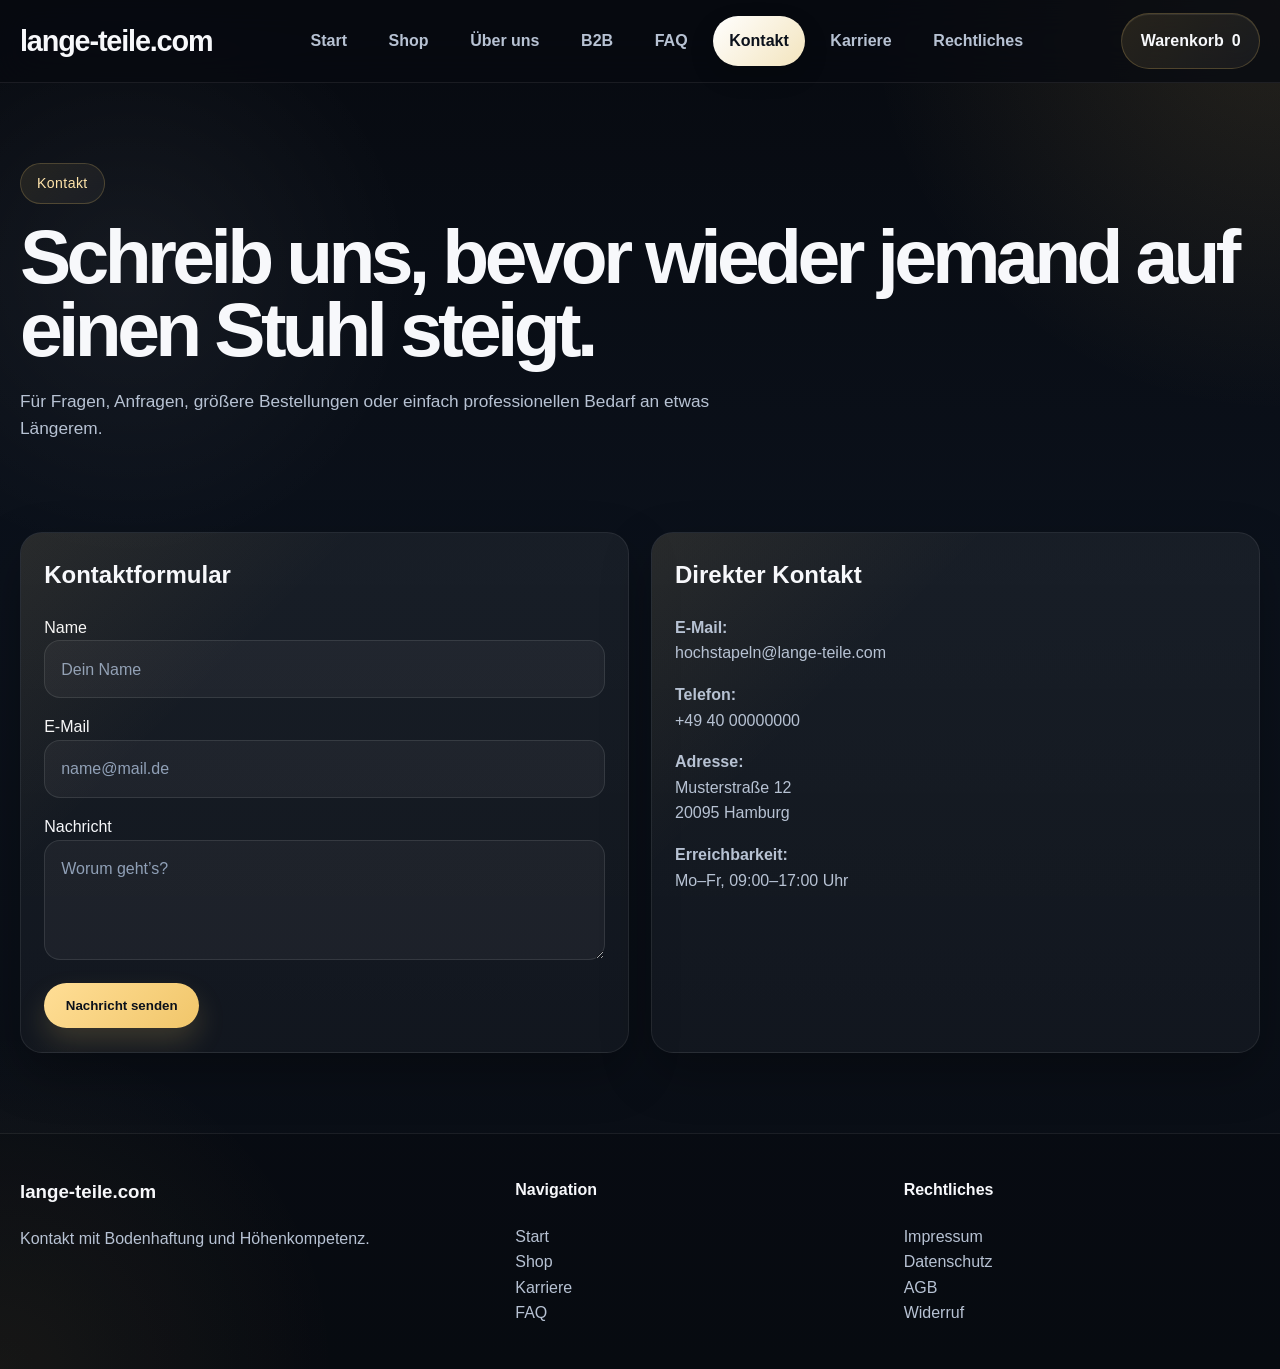
<file: kontakt.html>
<!DOCTYPE html>
<html lang="de">
<head>
  <meta charset="UTF-8" />
  <meta name="viewport" content="width=device-width, initial-scale=1.0" />
  <title>lange-teile.com | Kontakt</title>
  <link rel="stylesheet" href="style.css" />
</head>
<body>
  <header class="site-header">
    <div class="container nav-wrap">
      <a href="index.html" class="logo">lange-teile.com</a>
      <button class="menu-toggle" id="menuToggle" aria-label="Menü öffnen">☰</button>

      <nav class="main-nav" id="mainNav">
        <a href="index.html">Start</a>
        <a href="shop.html">Shop</a>
        <a href="ueber-uns.html">Über uns</a>
        <a href="b2b.html">B2B</a>
        <a href="faq.html">FAQ</a>
        <a href="kontakt.html" class="active">Kontakt</a>
        <a href="karriere.html">Karriere</a>
        <a href="rechtliches.html">Rechtliches</a>
      </nav>

      <a href="warenkorb.html" class="cart-button">Warenkorb <span data-cart-count>0</span></a>
    </div>
  </header>

  <main>
    <section class="hero hero-small">
      <div class="container">
        <span class="badge">Kontakt</span>
        <h1>Schreib uns, bevor wieder jemand auf einen Stuhl steigt.</h1>
        <p>
          Für Fragen, Anfragen, größere Bestellungen oder einfach professionellen
          Bedarf an etwas Längerem.
        </p>
      </div>
    </section>

    <section class="section">
      <div class="container card-grid two">
        <div class="card">
          <h2>Kontaktformular</h2>
          <form data-demo-contact-form>
            <div class="form-group">
              <label for="name">Name</label>
              <input id="name" type="text" placeholder="Dein Name" />
            </div>

            <div class="form-group">
              <label for="email">E-Mail</label>
              <input id="email" type="email" placeholder="name@mail.de" />
            </div>

            <div class="form-group">
              <label for="message">Nachricht</label>
              <textarea id="message" placeholder="Worum geht’s?"></textarea>
            </div>

            <button type="submit" class="btn btn-primary">Nachricht senden</button>
          </form>
        </div>

        <div class="card">
          <h2>Direkter Kontakt</h2>
          <p><strong>E-Mail:</strong><br />hochstapeln@lange-teile.com</p>
          <p><strong>Telefon:</strong><br />+49 40 00000000</p>
          <p><strong>Adresse:</strong><br />Musterstraße 12<br />20095 Hamburg</p>
          <p><strong>Erreichbarkeit:</strong><br />Mo–Fr, 09:00–17:00 Uhr</p>
        </div>
      </div>
    </section>
  </main>

  <footer class="site-footer">
    <div class="container footer-grid">
      <div>
        <h3>lange-teile.com</h3>
        <p>Kontakt mit Bodenhaftung und Höhenkompetenz.</p>
      </div>
      <div>
        <h4>Navigation</h4>
        <ul>
          <li><a href="index.html">Start</a></li>
          <li><a href="shop.html">Shop</a></li>
          <li><a href="karriere.html">Karriere</a></li>
          <li><a href="faq.html">FAQ</a></li>
        </ul>
      </div>
      <div>
        <h4>Rechtliches</h4>
        <ul>
          <li><a href="rechtliches.html">Impressum</a></li>
          <li><a href="rechtliches.html">Datenschutz</a></li>
          <li><a href="rechtliches.html">AGB</a></li>
          <li><a href="rechtliches.html">Widerruf</a></li>
        </ul>
      </div>
    </div>
  </footer>

  <script src="script.js"></script>
</body>
</html>
</file>
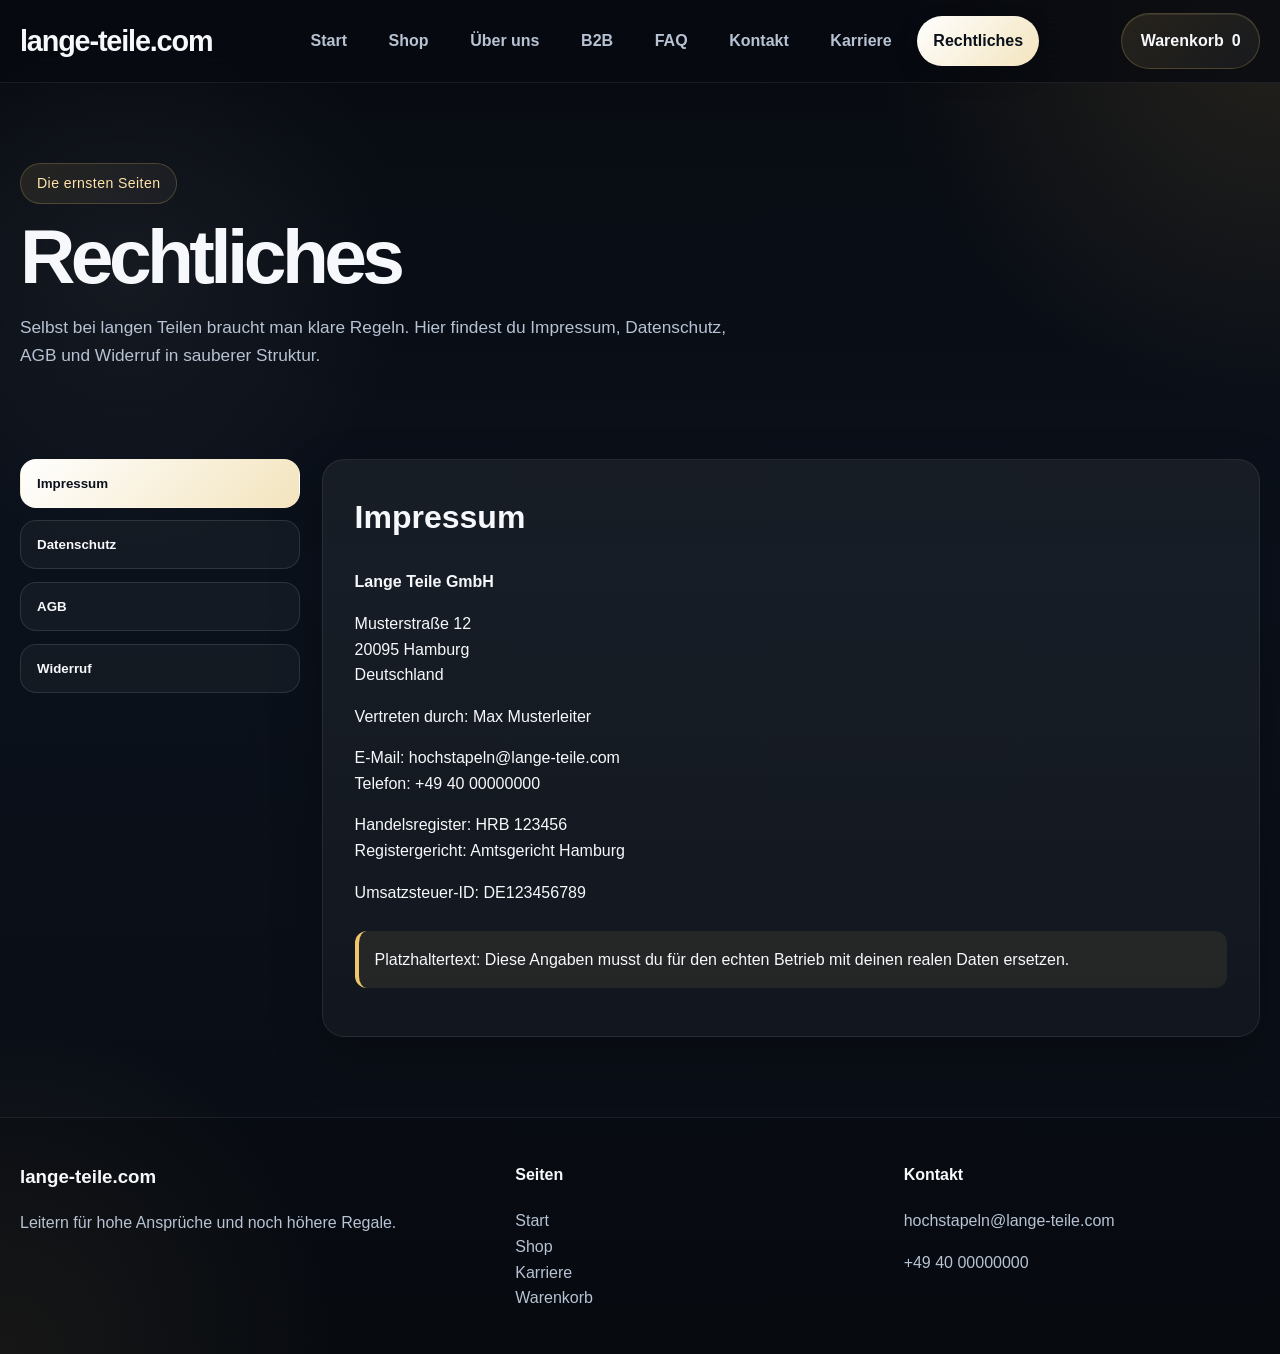
<file: rechtliches.html>
<!DOCTYPE html>
<html lang="de">
<head>
  <meta charset="UTF-8" />
  <meta name="viewport" content="width=device-width, initial-scale=1.0" />
  <title>Rechtliches | lange-teile.com</title>
  <link rel="stylesheet" href="style.css" />
</head>
<body>
  <header class="site-header">
    <div class="container nav-wrap">
      <a href="index.html" class="logo">lange-teile.com</a>
      <button class="menu-toggle" id="menuToggle" aria-label="Menü öffnen">☰</button>

      <nav class="main-nav" id="mainNav">
        <a href="index.html">Start</a>
        <a href="shop.html">Shop</a>
        <a href="ueber-uns.html">Über uns</a>
        <a href="b2b.html">B2B</a>
        <a href="faq.html">FAQ</a>
        <a href="kontakt.html">Kontakt</a>
        <a href="karriere.html">Karriere</a>
        <a href="rechtliches.html" class="active">Rechtliches</a>
      </nav>

      <a href="warenkorb.html" class="cart-button">Warenkorb <span data-cart-count>0</span></a>
    </div>
  </header>

  <main>
    <section class="hero hero-small">
      <div class="container">
        <span class="badge">Die ernsten Seiten</span>
        <h1>Rechtliches</h1>
        <p>
          Selbst bei langen Teilen braucht man klare Regeln. Hier findest du
          Impressum, Datenschutz, AGB und Widerruf in sauberer Struktur.
        </p>
      </div>
    </section>

    <section class="section">
      <div class="container legal-layout">
        <aside class="legal-sidebar">
          <button class="legal-tab active" data-legal-target="impressum">Impressum</button>
          <button class="legal-tab" data-legal-target="datenschutz">Datenschutz</button>
          <button class="legal-tab" data-legal-target="agb">AGB</button>
          <button class="legal-tab" data-legal-target="widerruf">Widerruf</button>
        </aside>

        <div class="legal-content">
          <article class="legal-panel active" id="impressum">
            <h2>Impressum</h2>
            <p><strong>Lange Teile GmbH</strong></p>
            <p>
              Musterstraße 12<br />
              20095 Hamburg<br />
              Deutschland
            </p>
            <p>Vertreten durch: Max Musterleiter</p>
            <p>
              E-Mail: hochstapeln@lange-teile.com<br />
              Telefon: +49 40 00000000
            </p>
            <p>
              Handelsregister: HRB 123456<br />
              Registergericht: Amtsgericht Hamburg
            </p>
            <p>Umsatzsteuer-ID: DE123456789</p>
            <p class="legal-note">
              Platzhaltertext: Diese Angaben musst du für den echten Betrieb mit deinen realen Daten ersetzen.
            </p>
          </article>

          <article class="legal-panel" id="datenschutz">
            <h2>Datenschutz</h2>
            <p>Der Schutz deiner Daten ist uns wichtig. Diese Website verarbeitet personenbezogene Daten nur im erforderlichen Umfang.</p>
            <h3>1. Verantwortlicher</h3>
            <p>Lange Teile GmbH, Musterstraße 12, 20095 Hamburg, hochstapeln@lange-teile.com</p>
            <h3>2. Erhebung und Verarbeitung personenbezogener Daten</h3>
            <p>Personenbezogene Daten werden nur verarbeitet, wenn du uns diese freiwillig mitteilst, zum Beispiel über ein Kontaktformular oder im Rahmen einer Bestellung.</p>
            <h3>3. Zweck der Verarbeitung</h3>
            <p>Die Verarbeitung erfolgt zur Bearbeitung von Anfragen, zur Vertragsabwicklung sowie zur technischen Bereitstellung der Website.</p>
            <h3>4. Hosting und Server-Logfiles</h3>
            <p>Beim Aufruf der Website können technisch notwendige Daten durch den Hosting-Anbieter verarbeitet werden, etwa IP-Adresse, Datum und Uhrzeit des Zugriffs, Browsertyp und Betriebssystem.</p>
            <h3>5. Kontaktaufnahme</h3>
            <p>Wenn du uns kontaktierst, speichern wir deine Angaben zur Bearbeitung deiner Anfrage und für mögliche Anschlussfragen.</p>
            <h3>6. Deine Rechte</h3>
            <p>Du hast das Recht auf Auskunft, Berichtigung, Löschung, Einschränkung der Verarbeitung sowie auf Widerspruch gegen die Verarbeitung deiner personenbezogenen Daten.</p>
            <p class="legal-note">Platzhaltertext: Für einen echten Live-Shop sollte die Datenschutzerklärung rechtssicher erstellt werden.</p>
          </article>

          <article class="legal-panel" id="agb">
            <h2>Allgemeine Geschäftsbedingungen (AGB)</h2>
            <h3>1. Geltungsbereich</h3>
            <p>Diese Allgemeinen Geschäftsbedingungen gelten für alle Bestellungen, die Verbraucher und Unternehmer über unseren Online-Shop tätigen.</p>
            <h3>2. Vertragspartner</h3>
            <p>Der Kaufvertrag kommt zustande mit der Lange Teile GmbH.</p>
            <h3>3. Vertragsschluss</h3>
            <p>Die Darstellung der Produkte im Online-Shop stellt kein rechtlich bindendes Angebot dar, sondern einen unverbindlichen Online-Katalog.</p>
            <h3>4. Preise und Versandkosten</h3>
            <p>Alle Preise verstehen sich in Euro. Zuzüglich können Versandkosten anfallen, die im Bestellprozess gesondert ausgewiesen werden.</p>
            <h3>5. Zahlung</h3>
            <p>Die verfügbaren Zahlungsarten werden im Bestellprozess angezeigt.</p>
            <h3>6. Lieferung</h3>
            <p>Die Lieferung erfolgt an die vom Kunden angegebene Lieferadresse.</p>
            <h3>7. Eigentumsvorbehalt</h3>
            <p>Die Ware bleibt bis zur vollständigen Bezahlung unser Eigentum.</p>
            <h3>8. Gewährleistung</h3>
            <p>Es gelten die gesetzlichen Gewährleistungsrechte.</p>
            <p class="legal-note">Platzhaltertext: Diese AGB sind eine Grundstruktur und nicht automatisch rechtssicher.</p>
          </article>

          <article class="legal-panel" id="widerruf">
            <h2>Widerrufsbelehrung</h2>
            <h3>Widerrufsrecht</h3>
            <p>Du hast das Recht, binnen vierzehn Tagen ohne Angabe von Gründen diesen Vertrag zu widerrufen.</p>
            <h3>Widerrufsfrist</h3>
            <p>Die Widerrufsfrist beträgt vierzehn Tage ab dem Tag, an dem du oder ein von dir benannter Dritter die Ware in Besitz genommen hat.</p>
            <h3>Ausübung des Widerrufs</h3>
            <p>Um dein Widerrufsrecht auszuüben, musst du uns mittels einer eindeutigen Erklärung über deinen Entschluss informieren.</p>
            <h3>Folgen des Widerrufs</h3>
            <p>Wenn du diesen Vertrag widerrufst, erstatten wir dir alle Zahlungen, die wir von dir erhalten haben, einschließlich der Lieferkosten, unverzüglich und spätestens binnen vierzehn Tagen ab Eingang des Widerrufs.</p>
            <h3>Muster-Widerrufsformular</h3>
            <p>Hiermit widerrufe ich den von mir abgeschlossenen Vertrag über den Kauf der folgenden Waren: ______________________</p>
            <p class="legal-note">Platzhaltertext: Auch diese Widerrufsbelehrung solltest du vor echtem Einsatz rechtlich prüfen lassen.</p>
          </article>
        </div>
      </div>
    </section>
  </main>

  <footer class="site-footer">
    <div class="container footer-grid">
      <div>
        <h3>lange-teile.com</h3>
        <p>Leitern für hohe Ansprüche und noch höhere Regale.</p>
      </div>

      <div>
        <h4>Seiten</h4>
        <ul>
          <li><a href="index.html">Start</a></li>
          <li><a href="shop.html">Shop</a></li>
          <li><a href="karriere.html">Karriere</a></li>
          <li><a href="warenkorb.html">Warenkorb</a></li>
        </ul>
      </div>

      <div>
        <h4>Kontakt</h4>
        <p>hochstapeln@lange-teile.com</p>
        <p>+49 40 00000000</p>
      </div>
    </div>
  </footer>

  <script src="script.js"></script>
</body>
</html>
</file>
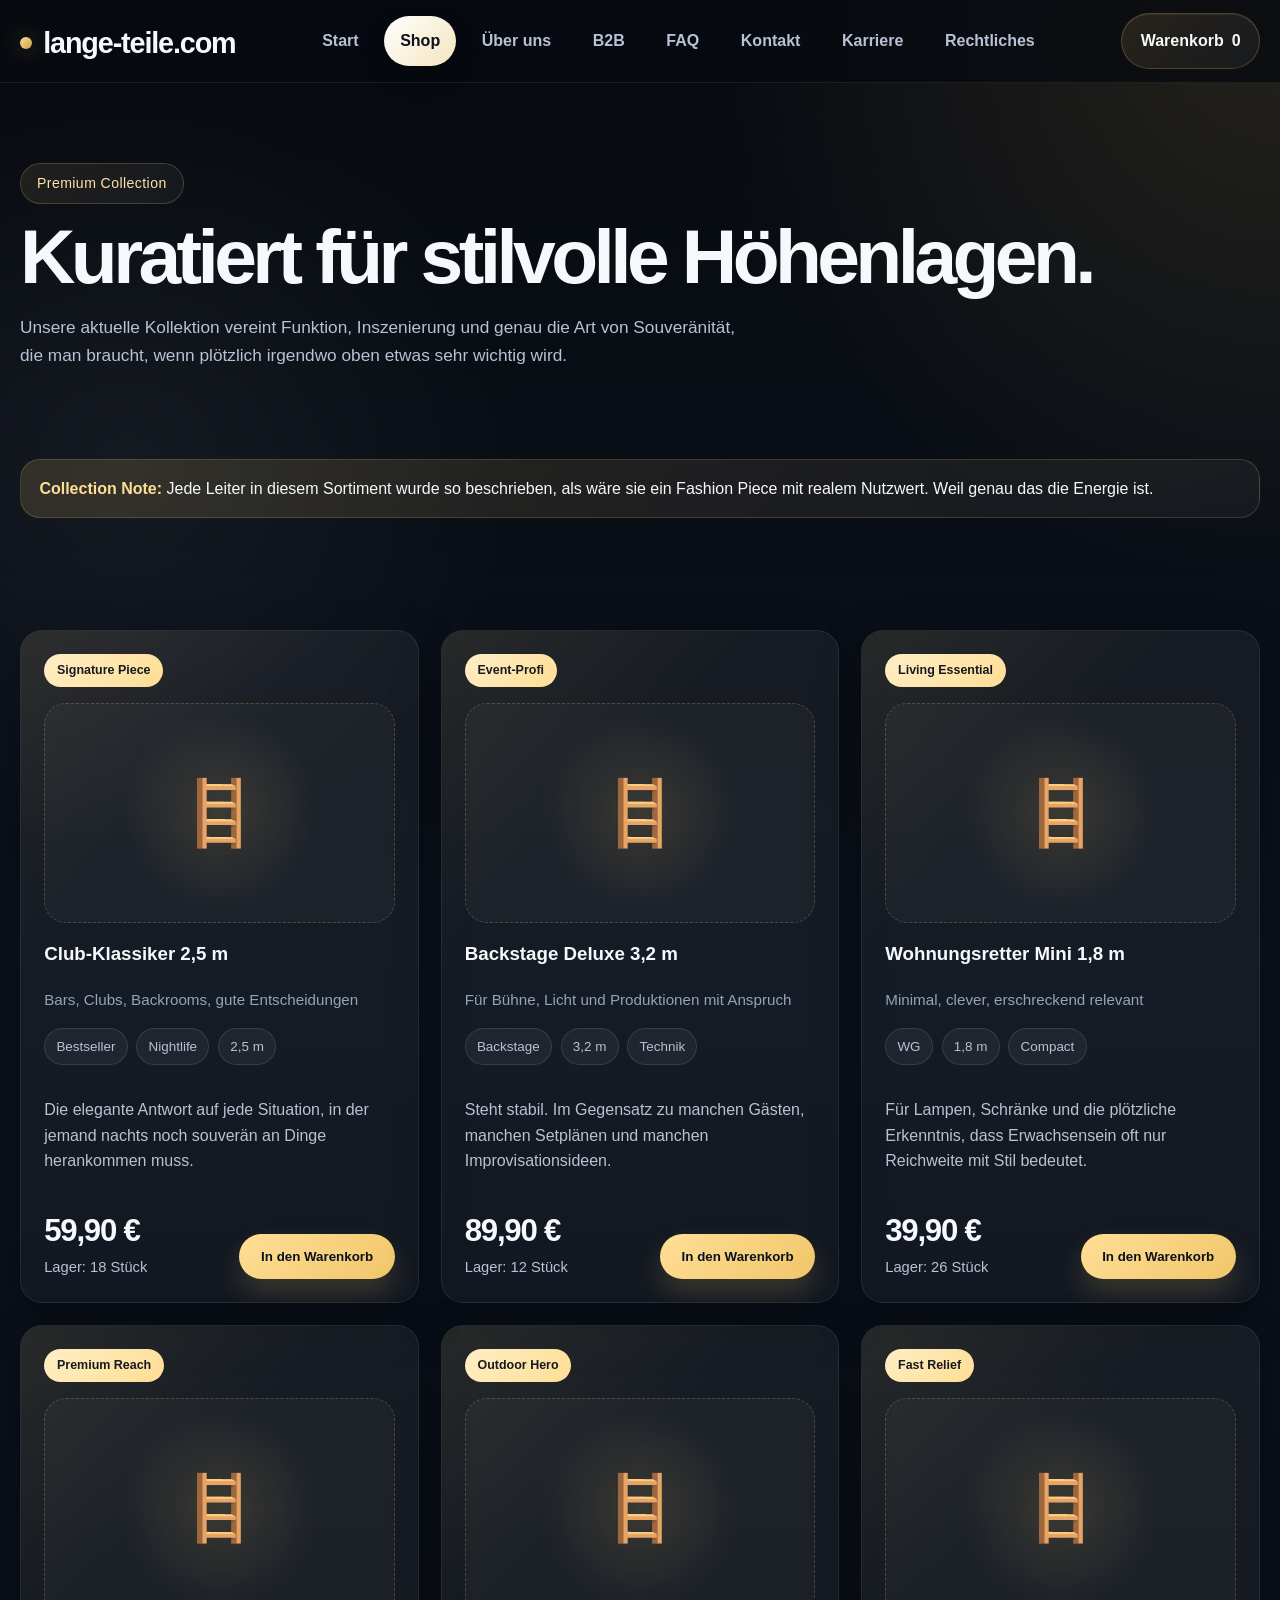
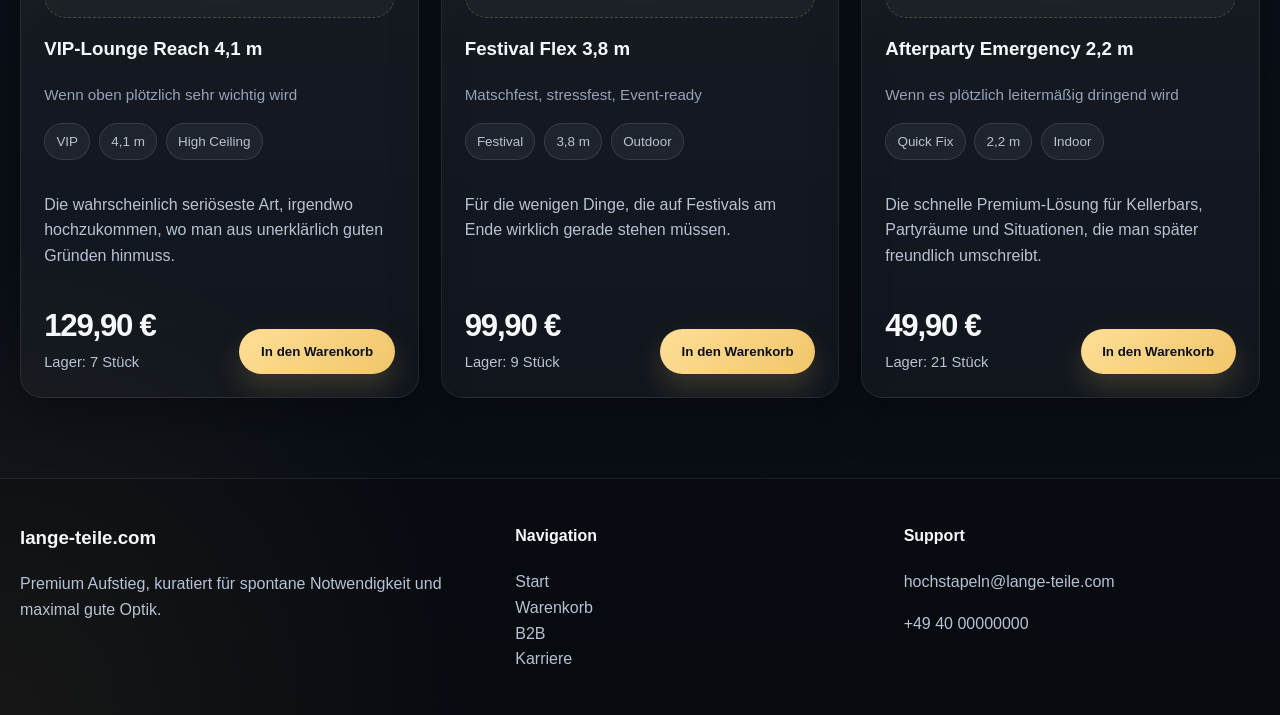
<file: shop.html>
<!DOCTYPE html>
<html lang="de">
<head>
  <meta charset="UTF-8" />
  <meta name="viewport" content="width=device-width, initial-scale=1.0" />
  <title>lange-teile.com | Kollektion</title>
  <link rel="stylesheet" href="style.css" />
</head>
<body>
  <header class="site-header">
    <div class="container nav-wrap">
      <a href="index.html" class="logo">
        <span class="logo-mark"><span class="logo-dot"></span>lange-teile.com</span>
      </a>
      <button class="menu-toggle" id="menuToggle" aria-label="Menü öffnen">☰</button>

      <nav class="main-nav" id="mainNav">
        <a href="index.html">Start</a>
        <a href="shop.html" class="active">Shop</a>
        <a href="ueber-uns.html">Über uns</a>
        <a href="b2b.html">B2B</a>
        <a href="faq.html">FAQ</a>
        <a href="kontakt.html">Kontakt</a>
        <a href="karriere.html">Karriere</a>
        <a href="rechtliches.html">Rechtliches</a>
      </nav>

      <a href="warenkorb.html" class="cart-button">Warenkorb <span data-cart-count>0</span></a>
    </div>
  </header>

  <main>
    <section class="hero hero-small">
      <div class="container">
        <span class="badge">Premium Collection</span>
        <h1>Kuratiert für stilvolle Höhenlagen.</h1>
        <p>
          Unsere aktuelle Kollektion vereint Funktion, Inszenierung und genau die Art von Souveränität,
          die man braucht, wenn plötzlich irgendwo oben etwas sehr wichtig wird.
        </p>
      </div>
    </section>

    <section class="section">
      <div class="container">
        <div class="premium-banner">
          <strong>Collection Note:</strong> Jede Leiter in diesem Sortiment wurde so beschrieben,
          als wäre sie ein Fashion Piece mit realem Nutzwert. Weil genau das die Energie ist.
        </div>
      </div>
    </section>

    <section class="section">
      <div class="container">
        <div class="card-grid three">
          <div class="card product-card">
            <span class="product-badge">Signature Piece</span>
            <div class="product-visual">🪜</div>
            <div class="product-head">
              <div>
                <h3>Club-Klassiker 2,5 m</h3>
                <div class="product-subtitle">Bars, Clubs, Backrooms, gute Entscheidungen</div>
              </div>
            </div>
            <div class="product-specs">
              <span class="spec-pill">Bestseller</span>
              <span class="spec-pill">Nightlife</span>
              <span class="spec-pill">2,5 m</span>
            </div>
            <p class="product-copy">
              Die elegante Antwort auf jede Situation, in der jemand nachts noch souverän an Dinge herankommen muss.
            </p>
            <div class="product-meta">
              <div>
                <div class="price">59,90 €</div>
                <div class="stock">Lager: 18 Stück</div>
              </div>
              <button class="btn btn-primary" data-add-product="club-klassiker">In den Warenkorb</button>
            </div>
          </div>

          <div class="card product-card">
            <span class="product-badge">Event-Profi</span>
            <div class="product-visual">🪜</div>
            <div class="product-head">
              <div>
                <h3>Backstage Deluxe 3,2 m</h3>
                <div class="product-subtitle">Für Bühne, Licht und Produktionen mit Anspruch</div>
              </div>
            </div>
            <div class="product-specs">
              <span class="spec-pill">Backstage</span>
              <span class="spec-pill">3,2 m</span>
              <span class="spec-pill">Technik</span>
            </div>
            <p class="product-copy">
              Steht stabil. Im Gegensatz zu manchen Gästen, manchen Setplänen und manchen Improvisationsideen.
            </p>
            <div class="product-meta">
              <div>
                <div class="price">89,90 €</div>
                <div class="stock">Lager: 12 Stück</div>
              </div>
              <button class="btn btn-primary" data-add-product="backstage-deluxe">In den Warenkorb</button>
            </div>
          </div>

          <div class="card product-card">
            <span class="product-badge">Living Essential</span>
            <div class="product-visual">🪜</div>
            <div class="product-head">
              <div>
                <h3>Wohnungsretter Mini 1,8 m</h3>
                <div class="product-subtitle">Minimal, clever, erschreckend relevant</div>
              </div>
            </div>
            <div class="product-specs">
              <span class="spec-pill">WG</span>
              <span class="spec-pill">1,8 m</span>
              <span class="spec-pill">Compact</span>
            </div>
            <p class="product-copy">
              Für Lampen, Schränke und die plötzliche Erkenntnis, dass Erwachsensein oft nur Reichweite mit Stil bedeutet.
            </p>
            <div class="product-meta">
              <div>
                <div class="price">39,90 €</div>
                <div class="stock">Lager: 26 Stück</div>
              </div>
              <button class="btn btn-primary" data-add-product="wohnungsretter-mini">In den Warenkorb</button>
            </div>
          </div>

          <div class="card product-card">
            <span class="product-badge">Premium Reach</span>
            <div class="product-visual">🪜</div>
            <div class="product-head">
              <div>
                <h3>VIP-Lounge Reach 4,1 m</h3>
                <div class="product-subtitle">Wenn oben plötzlich sehr wichtig wird</div>
              </div>
            </div>
            <div class="product-specs">
              <span class="spec-pill">VIP</span>
              <span class="spec-pill">4,1 m</span>
              <span class="spec-pill">High Ceiling</span>
            </div>
            <p class="product-copy">
              Die wahrscheinlich seriöseste Art, irgendwo hochzukommen, wo man aus unerklärlich guten Gründen hinmuss.
            </p>
            <div class="product-meta">
              <div>
                <div class="price">129,90 €</div>
                <div class="stock">Lager: 7 Stück</div>
              </div>
              <button class="btn btn-primary" data-add-product="vip-lounge-reach">In den Warenkorb</button>
            </div>
          </div>

          <div class="card product-card">
            <span class="product-badge">Outdoor Hero</span>
            <div class="product-visual">🪜</div>
            <div class="product-head">
              <div>
                <h3>Festival Flex 3,8 m</h3>
                <div class="product-subtitle">Matschfest, stressfest, Event-ready</div>
              </div>
            </div>
            <div class="product-specs">
              <span class="spec-pill">Festival</span>
              <span class="spec-pill">3,8 m</span>
              <span class="spec-pill">Outdoor</span>
            </div>
            <p class="product-copy">
              Für die wenigen Dinge, die auf Festivals am Ende wirklich gerade stehen müssen.
            </p>
            <div class="product-meta">
              <div>
                <div class="price">99,90 €</div>
                <div class="stock">Lager: 9 Stück</div>
              </div>
              <button class="btn btn-primary" data-add-product="festival-flex">In den Warenkorb</button>
            </div>
          </div>

          <div class="card product-card">
            <span class="product-badge">Fast Relief</span>
            <div class="product-visual">🪜</div>
            <div class="product-head">
              <div>
                <h3>Afterparty Emergency 2,2 m</h3>
                <div class="product-subtitle">Wenn es plötzlich leitermäßig dringend wird</div>
              </div>
            </div>
            <div class="product-specs">
              <span class="spec-pill">Quick Fix</span>
              <span class="spec-pill">2,2 m</span>
              <span class="spec-pill">Indoor</span>
            </div>
            <p class="product-copy">
              Die schnelle Premium-Lösung für Kellerbars, Partyräume und Situationen, die man später freundlich umschreibt.
            </p>
            <div class="product-meta">
              <div>
                <div class="price">49,90 €</div>
                <div class="stock">Lager: 21 Stück</div>
              </div>
              <button class="btn btn-primary" data-add-product="afterparty-emergency">In den Warenkorb</button>
            </div>
          </div>
        </div>
      </div>
    </section>
  </main>

  <footer class="site-footer">
    <div class="container footer-grid">
      <div>
        <h3>lange-teile.com</h3>
        <p>Premium Aufstieg, kuratiert für spontane Notwendigkeit und maximal gute Optik.</p>
      </div>
      <div>
        <h4>Navigation</h4>
        <ul>
          <li><a href="index.html">Start</a></li>
          <li><a href="warenkorb.html">Warenkorb</a></li>
          <li><a href="b2b.html">B2B</a></li>
          <li><a href="karriere.html">Karriere</a></li>
        </ul>
      </div>
      <div>
        <h4>Support</h4>
        <p>hochstapeln@lange-teile.com</p>
        <p>+49 40 00000000</p>
      </div>
    </div>
  </footer>

  <script src="script.js"></script>
</body>
</html>
</file>
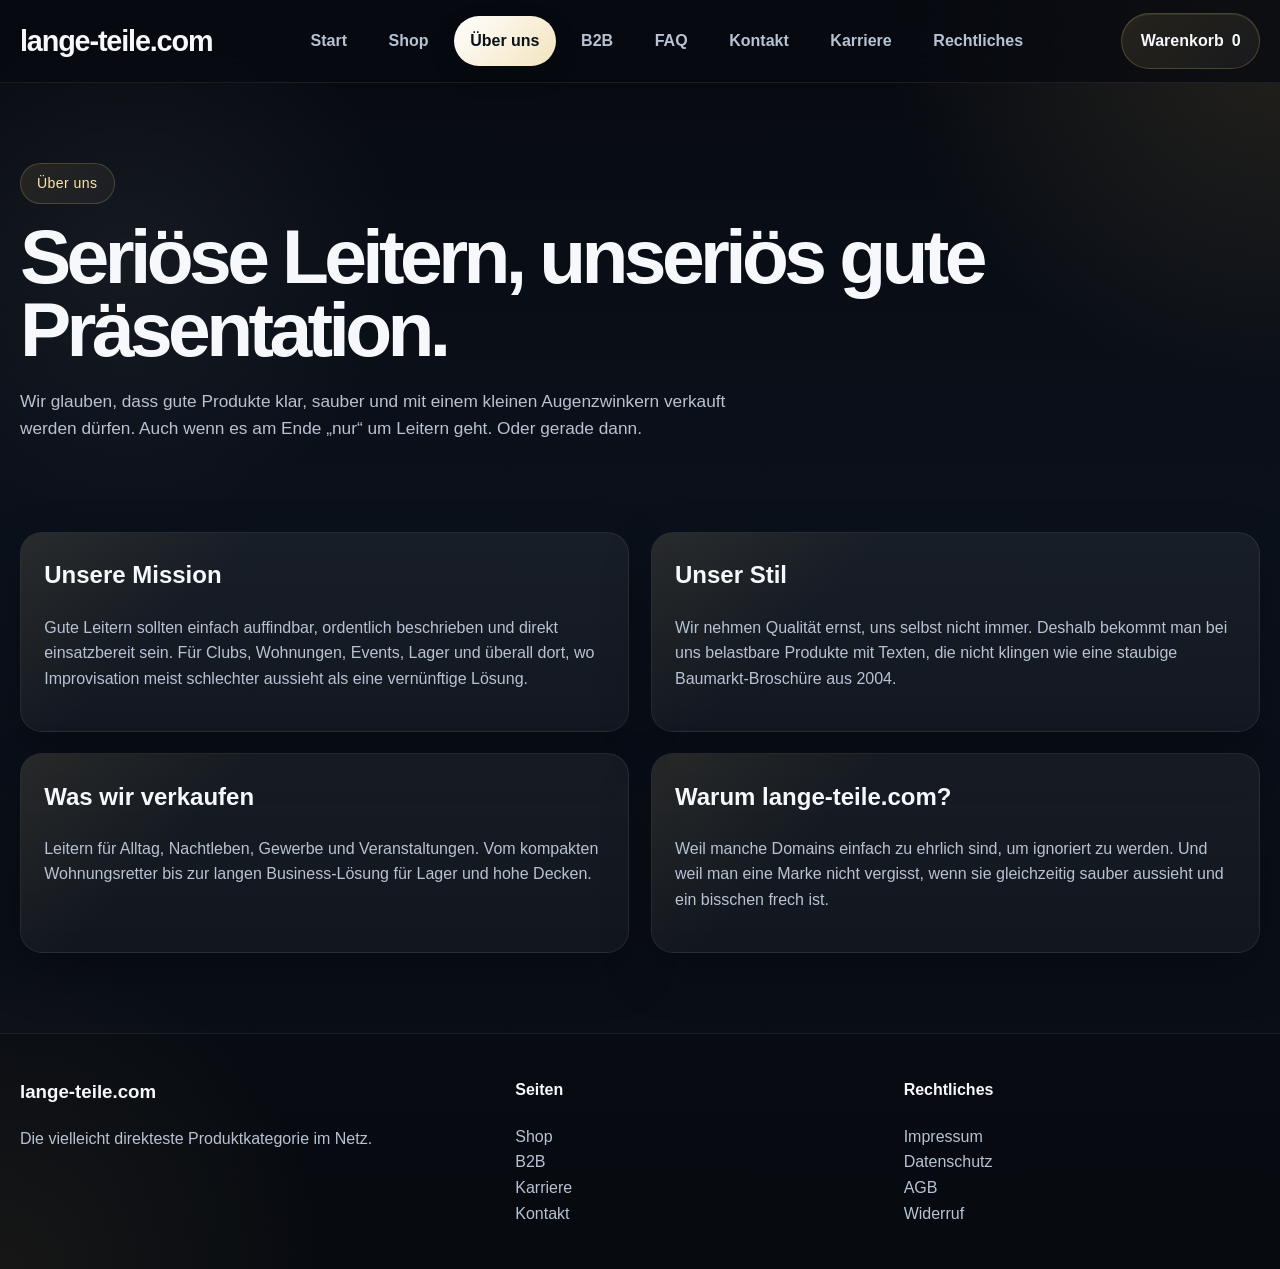
<file: ueber-uns.html>
<!DOCTYPE html>
<html lang="de">
<head>
  <meta charset="UTF-8" />
  <meta name="viewport" content="width=device-width, initial-scale=1.0" />
  <title>lange-teile.com | Über uns</title>
  <link rel="stylesheet" href="style.css" />
</head>
<body>
  <header class="site-header">
    <div class="container nav-wrap">
      <a href="index.html" class="logo">lange-teile.com</a>
      <button class="menu-toggle" id="menuToggle" aria-label="Menü öffnen">☰</button>

      <nav class="main-nav" id="mainNav">
        <a href="index.html">Start</a>
        <a href="shop.html">Shop</a>
        <a href="ueber-uns.html" class="active">Über uns</a>
        <a href="b2b.html">B2B</a>
        <a href="faq.html">FAQ</a>
        <a href="kontakt.html">Kontakt</a>
        <a href="karriere.html">Karriere</a>
        <a href="rechtliches.html">Rechtliches</a>
      </nav>

      <a href="warenkorb.html" class="cart-button">Warenkorb <span data-cart-count>0</span></a>
    </div>
  </header>

  <main>
    <section class="hero hero-small">
      <div class="container">
        <span class="badge">Über uns</span>
        <h1>Seriöse Leitern, unseriös gute Präsentation.</h1>
        <p>
          Wir glauben, dass gute Produkte klar, sauber und mit einem kleinen
          Augenzwinkern verkauft werden dürfen. Auch wenn es am Ende „nur“ um
          Leitern geht. Oder gerade dann.
        </p>
      </div>
    </section>

    <section class="section">
      <div class="container card-grid two">
        <div class="card">
          <h2>Unsere Mission</h2>
          <p>
            Gute Leitern sollten einfach auffindbar, ordentlich beschrieben und
            direkt einsatzbereit sein. Für Clubs, Wohnungen, Events, Lager und
            überall dort, wo Improvisation meist schlechter aussieht als eine
            vernünftige Lösung.
          </p>
        </div>

        <div class="card">
          <h2>Unser Stil</h2>
          <p>
            Wir nehmen Qualität ernst, uns selbst nicht immer. Deshalb bekommt
            man bei uns belastbare Produkte mit Texten, die nicht klingen wie
            eine staubige Baumarkt-Broschüre aus 2004.
          </p>
        </div>

        <div class="card">
          <h2>Was wir verkaufen</h2>
          <p>
            Leitern für Alltag, Nachtleben, Gewerbe und Veranstaltungen. Vom
            kompakten Wohnungsretter bis zur langen Business-Lösung für Lager
            und hohe Decken.
          </p>
        </div>

        <div class="card">
          <h2>Warum lange-teile.com?</h2>
          <p>
            Weil manche Domains einfach zu ehrlich sind, um ignoriert zu werden.
            Und weil man eine Marke nicht vergisst, wenn sie gleichzeitig sauber
            aussieht und ein bisschen frech ist.
          </p>
        </div>
      </div>
    </section>
  </main>

  <footer class="site-footer">
    <div class="container footer-grid">
      <div>
        <h3>lange-teile.com</h3>
        <p>Die vielleicht direkteste Produktkategorie im Netz.</p>
      </div>
      <div>
        <h4>Seiten</h4>
        <ul>
          <li><a href="shop.html">Shop</a></li>
          <li><a href="b2b.html">B2B</a></li>
          <li><a href="karriere.html">Karriere</a></li>
          <li><a href="kontakt.html">Kontakt</a></li>
        </ul>
      </div>
      <div>
        <h4>Rechtliches</h4>
        <ul>
          <li><a href="rechtliches.html">Impressum</a></li>
          <li><a href="rechtliches.html">Datenschutz</a></li>
          <li><a href="rechtliches.html">AGB</a></li>
          <li><a href="rechtliches.html">Widerruf</a></li>
        </ul>
      </div>
    </div>
  </footer>

  <script src="script.js"></script>
</body>
</html>
</file>
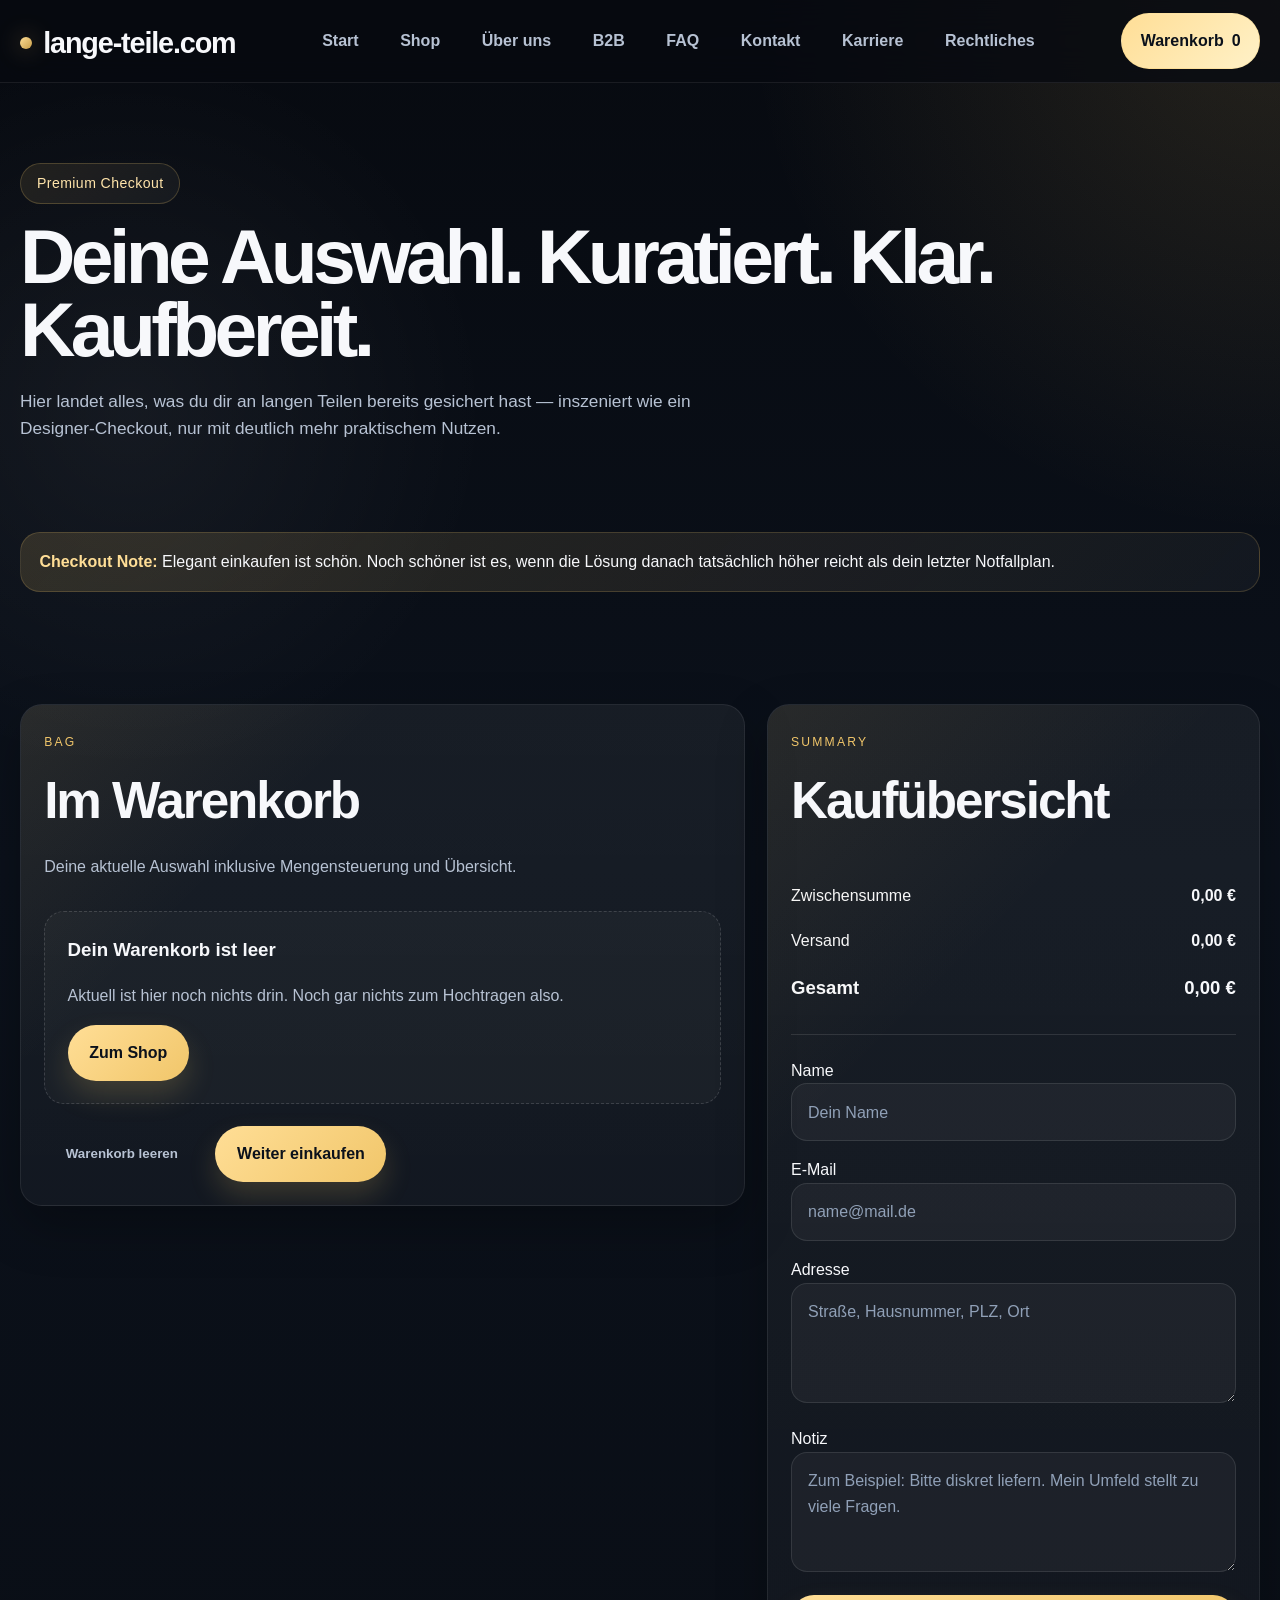
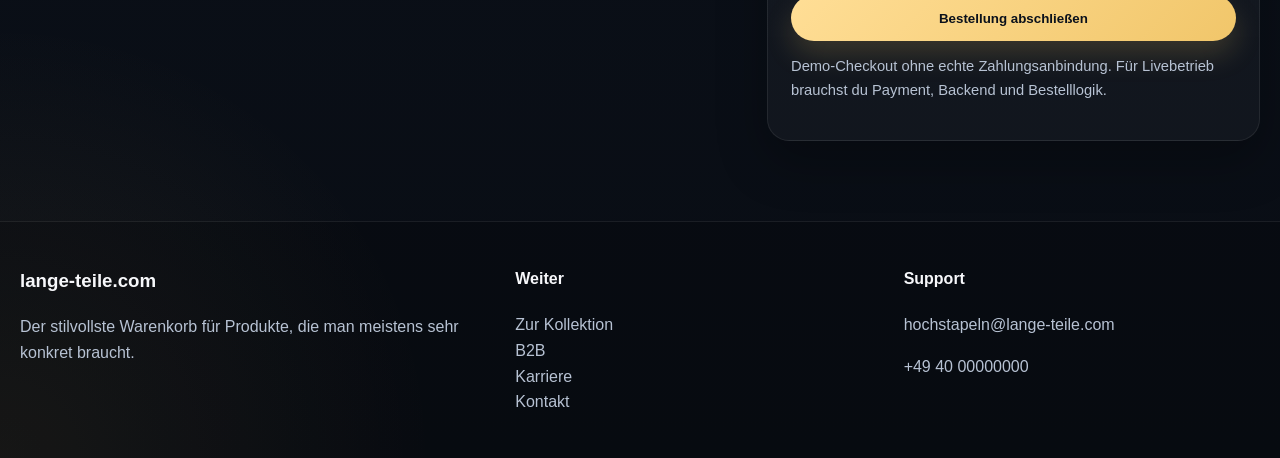
<file: warenkorb.html>
<!DOCTYPE html>
<html lang="de">
<head>
  <meta charset="UTF-8" />
  <meta name="viewport" content="width=device-width, initial-scale=1.0" />
  <title>lange-teile.com | Checkout</title>
  <link rel="stylesheet" href="style.css" />
</head>
<body>
  <header class="site-header">
    <div class="container nav-wrap">
      <a href="index.html" class="logo">
        <span class="logo-mark"><span class="logo-dot"></span>lange-teile.com</span>
      </a>
      <button class="menu-toggle" id="menuToggle" aria-label="Menü öffnen">☰</button>

      <nav class="main-nav" id="mainNav">
        <a href="index.html">Start</a>
        <a href="shop.html">Shop</a>
        <a href="ueber-uns.html">Über uns</a>
        <a href="b2b.html">B2B</a>
        <a href="faq.html">FAQ</a>
        <a href="kontakt.html">Kontakt</a>
        <a href="karriere.html">Karriere</a>
        <a href="rechtliches.html">Rechtliches</a>
      </nav>

      <a href="warenkorb.html" class="cart-button active">Warenkorb <span data-cart-count>0</span></a>
    </div>
  </header>

  <main>
    <section class="hero hero-small">
      <div class="container">
        <span class="badge">Premium Checkout</span>
        <h1>Deine Auswahl. Kuratiert. Klar. Kaufbereit.</h1>
        <p>
          Hier landet alles, was du dir an langen Teilen bereits gesichert hast — inszeniert wie ein Designer-Checkout,
          nur mit deutlich mehr praktischem Nutzen.
        </p>
      </div>
    </section>

    <section class="section">
      <div class="container">
        <div class="premium-banner">
          <strong>Checkout Note:</strong> Elegant einkaufen ist schön. Noch schöner ist es,
          wenn die Lösung danach tatsächlich höher reicht als dein letzter Notfallplan.
        </div>
      </div>
    </section>

    <section class="section">
      <div class="container cart-layout">
        <div class="card">
          <div class="section-title">
            <span>Bag</span>
            <h2>Im Warenkorb</h2>
            <p>Deine aktuelle Auswahl inklusive Mengensteuerung und Übersicht.</p>
          </div>

          <div id="cartItems" class="cart-items"></div>

          <div class="cart-actions">
            <button class="btn btn-ghost" id="clearCartBtn">Warenkorb leeren</button>
            <a href="shop.html" class="btn btn-primary">Weiter einkaufen</a>
          </div>
        </div>

        <div class="card">
          <div class="section-title">
            <span>Summary</span>
            <h2>Kaufübersicht</h2>
          </div>

          <div class="summary-row">
            <span>Zwischensumme</span>
            <strong id="subtotal">0,00 €</strong>
          </div>

          <div class="summary-row">
            <span>Versand</span>
            <strong id="shipping">0,00 €</strong>
          </div>

          <div class="summary-row total">
            <span>Gesamt</span>
            <strong id="total">0,00 €</strong>
          </div>

          <hr class="divider" />

          <form id="checkoutForm">
            <div class="form-group">
              <label for="checkoutName">Name</label>
              <input id="checkoutName" type="text" placeholder="Dein Name" required />
            </div>

            <div class="form-group">
              <label for="checkoutEmail">E-Mail</label>
              <input id="checkoutEmail" type="email" placeholder="name@mail.de" required />
            </div>

            <div class="form-group">
              <label for="checkoutAddress">Adresse</label>
              <textarea id="checkoutAddress" placeholder="Straße, Hausnummer, PLZ, Ort" required></textarea>
            </div>

            <div class="form-group">
              <label for="checkoutNote">Notiz</label>
              <textarea id="checkoutNote" placeholder="Zum Beispiel: Bitte diskret liefern. Mein Umfeld stellt zu viele Fragen."></textarea>
            </div>

            <button type="submit" class="btn btn-primary cart-checkout-btn">Bestellung abschließen</button>
          </form>

          <p class="text-muted small-text">
            Demo-Checkout ohne echte Zahlungsanbindung. Für Livebetrieb brauchst du Payment, Backend und Bestelllogik.
          </p>
        </div>
      </div>
    </section>
  </main>

  <footer class="site-footer">
    <div class="container footer-grid">
      <div>
        <h3>lange-teile.com</h3>
        <p>Der stilvollste Warenkorb für Produkte, die man meistens sehr konkret braucht.</p>
      </div>
      <div>
        <h4>Weiter</h4>
        <ul>
          <li><a href="shop.html">Zur Kollektion</a></li>
          <li><a href="b2b.html">B2B</a></li>
          <li><a href="karriere.html">Karriere</a></li>
          <li><a href="kontakt.html">Kontakt</a></li>
        </ul>
      </div>
      <div>
        <h4>Support</h4>
        <p>hochstapeln@lange-teile.com</p>
        <p>+49 40 00000000</p>
      </div>
    </div>
  </footer>

  <script src="script.js"></script>
</body>
</html>
</file>
<file: style.css>
:root {
  --bg: #070a10;
  --bg-2: #0d121b;
  --bg-3: #101826;
  --panel: rgba(255, 255, 255, 0.055);
  --panel-strong: rgba(255, 255, 255, 0.08);
  --line: rgba(255, 255, 255, 0.11);
  --line-strong: rgba(255, 255, 255, 0.18);
  --text: #f7f8fb;
  --muted: #b7c2d3;
  --muted-2: #94a3b8;
  --gold: #f1c66a;
  --gold-2: #ffde96;
  --gold-dark: #c89e49;
  --success: #9ee2a0;
  --danger: #ff9a9a;
  --shadow-xl: 0 30px 80px rgba(0, 0, 0, 0.42);
  --shadow-lg: 0 20px 50px rgba(0, 0, 0, 0.28);
  --radius-xl: 30px;
  --radius-lg: 22px;
  --radius-md: 16px;
  --radius-sm: 12px;
  --max-width: 1240px;
  --transition: 180ms ease;
}

* {
  box-sizing: border-box;
}

html {
  scroll-behavior: smooth;
}

body {
  margin: 0;
  color: var(--text);
  font-family: Arial, Helvetica, sans-serif;
  line-height: 1.6;
  background:
    radial-gradient(circle at top right, rgba(241, 198, 106, 0.13), transparent 22%),
    radial-gradient(circle at 10% 20%, rgba(255, 255, 255, 0.05), transparent 18%),
    radial-gradient(circle at bottom left, rgba(241, 198, 106, 0.08), transparent 18%),
    linear-gradient(180deg, #070a10 0%, #0b111b 42%, #090d14 100%);
}

a {
  color: inherit;
  text-decoration: none;
}

img {
  display: block;
  max-width: 100%;
}

.container {
  width: min(var(--max-width), calc(100% - 2rem));
  margin: 0 auto;
}

.text-muted {
  color: var(--muted);
}

.small-text {
  font-size: 0.92rem;
}

.site-header {
  position: sticky;
  top: 0;
  z-index: 1000;
  backdrop-filter: blur(18px);
  background: rgba(7, 10, 16, 0.76);
  border-bottom: 1px solid rgba(255, 255, 255, 0.08);
}

.nav-wrap {
  min-height: 82px;
  display: flex;
  align-items: center;
  justify-content: space-between;
  gap: 1rem;
}

.logo {
  font-size: 1.8rem;
  font-weight: 900;
  letter-spacing: -0.04em;
  white-space: nowrap;
}

.logo-mark {
  display: inline-flex;
  align-items: center;
  gap: 0.7rem;
}

.logo-dot {
  width: 12px;
  height: 12px;
  border-radius: 999px;
  background: linear-gradient(135deg, var(--gold-2), var(--gold-dark));
  box-shadow: 0 0 24px rgba(241, 198, 106, 0.45);
}

.main-nav {
  display: flex;
  align-items: center;
  gap: 0.6rem;
  flex-wrap: wrap;
}

.main-nav a {
  color: var(--muted);
  padding: 0.78rem 1rem;
  border-radius: 999px;
  transition: var(--transition);
  font-weight: 600;
}

.main-nav a:hover,
.main-nav a.active {
  color: #0b111b;
  background: linear-gradient(135deg, #fff, #f3e4bd);
  box-shadow: 0 10px 24px rgba(0, 0, 0, 0.18);
}

.menu-toggle {
  display: none;
  border: 1px solid var(--line);
  background: transparent;
  color: var(--text);
  border-radius: 14px;
  padding: 0.7rem 0.95rem;
  cursor: pointer;
  font-size: 1.1rem;
}

.cart-button {
  display: inline-flex;
  align-items: center;
  gap: 0.5rem;
  padding: 0.88rem 1.15rem;
  border-radius: 999px;
  border: 1px solid rgba(241, 198, 106, 0.22);
  background: linear-gradient(135deg, rgba(241, 198, 106, 0.12), rgba(255, 255, 255, 0.05));
  color: var(--text);
  font-weight: 800;
  white-space: nowrap;
  transition: var(--transition);
  box-shadow: inset 0 1px 0 rgba(255, 255, 255, 0.08);
}

.cart-button:hover {
  transform: translateY(-1px);
  border-color: rgba(241, 198, 106, 0.42);
  background: linear-gradient(135deg, rgba(241, 198, 106, 0.18), rgba(255, 255, 255, 0.06));
}

.cart-button.active {
  color: #0b111b;
  background: linear-gradient(135deg, var(--gold-2), #fff1c7);
}

.hero {
  position: relative;
  overflow: hidden;
  padding: 7rem 0 5rem;
}

.hero-small {
  padding: 5rem 0 2.5rem;
}

.hero-grid {
  display: grid;
  gap: 2rem;
  grid-template-columns: 1.15fr 0.85fr;
  align-items: center;
}

.badge {
  display: inline-block;
  margin-bottom: 1rem;
  padding: 0.5rem 1rem;
  border-radius: 999px;
  border: 1px solid rgba(241, 198, 106, 0.22);
  background: linear-gradient(135deg, rgba(241, 198, 106, 0.1), rgba(255, 255, 255, 0.04));
  color: #ffe4aa;
  font-size: 0.88rem;
  letter-spacing: 0.03em;
}

.hero h1 {
  margin: 0;
  font-size: clamp(2.6rem, 6vw, 5.8rem);
  line-height: 0.96;
  letter-spacing: -0.06em;
}

.hero p {
  max-width: 720px;
  color: var(--muted);
  font-size: 1.08rem;
  margin-top: 1.3rem;
}

.gold-text {
  color: var(--gold-2);
}

.hero-actions {
  display: flex;
  gap: 1rem;
  flex-wrap: wrap;
  margin-top: 1.7rem;
}

.btn,
button.btn {
  display: inline-flex;
  align-items: center;
  justify-content: center;
  gap: 0.55rem;
  border: none;
  cursor: pointer;
  border-radius: 999px;
  padding: 0.95rem 1.35rem;
  font-weight: 800;
  transition: var(--transition);
}

.btn-primary {
  color: #0b111b;
  background: linear-gradient(135deg, var(--gold-2), var(--gold));
  box-shadow: 0 14px 28px rgba(241, 198, 106, 0.18);
}

.btn-primary:hover {
  transform: translateY(-1px);
  background: linear-gradient(135deg, #ffe8af, #f1c66a);
}

.btn-secondary {
  color: var(--text);
  background: rgba(255, 255, 255, 0.04);
  border: 1px solid var(--line);
}

.btn-secondary:hover {
  background: rgba(255, 255, 255, 0.08);
}

.btn-ghost {
  color: var(--muted);
  background: transparent;
  border: 1px solid var(--line);
}

.btn-ghost:hover {
  color: var(--text);
  background: rgba(255, 255, 255, 0.06);
}

.hero-stage {
  position: relative;
  min-height: 560px;
  border-radius: var(--radius-xl);
  border: 1px solid rgba(241, 198, 106, 0.13);
  background:
    radial-gradient(circle at top right, rgba(241, 198, 106, 0.18), transparent 26%),
    linear-gradient(180deg, rgba(255,255,255,0.06), rgba(255,255,255,0.03));
  overflow: hidden;
  box-shadow: var(--shadow-xl);
}

.hero-stage::before {
  content: "";
  position: absolute;
  inset: 0;
  background:
    linear-gradient(180deg, transparent 0%, rgba(7,10,16,0.24) 100%);
}

.hero-stage-inner {
  position: relative;
  height: 100%;
  padding: 2rem;
  display: flex;
  flex-direction: column;
  justify-content: space-between;
}

.stage-label {
  display: inline-flex;
  width: fit-content;
  align-items: center;
  gap: 0.5rem;
  padding: 0.45rem 0.8rem;
  border-radius: 999px;
  background: rgba(255,255,255,0.08);
  border: 1px solid rgba(255,255,255,0.08);
  color: #fff;
  font-size: 0.86rem;
}

.stage-card {
  max-width: 360px;
  margin-left: auto;
  background: rgba(7, 10, 16, 0.52);
  border: 1px solid rgba(255,255,255,0.08);
  border-radius: 24px;
  padding: 1.25rem;
  backdrop-filter: blur(18px);
}

.stage-card h3 {
  margin: 0 0 0.5rem;
  font-size: 1.4rem;
}

.stage-card p {
  margin: 0;
  color: var(--muted);
  font-size: 0.96rem;
}

.ladder-visual {
  position: absolute;
  left: 12%;
  bottom: -2%;
  width: 210px;
  height: 420px;
  transform: rotate(-10deg);
  opacity: 0.95;
}

.ladder-visual::before,
.ladder-visual::after {
  content: "";
  position: absolute;
  top: 0;
  width: 12px;
  height: 100%;
  border-radius: 999px;
  background: linear-gradient(180deg, #fff2c8, var(--gold-dark));
  box-shadow: 0 0 24px rgba(241, 198, 106, 0.22);
}

.ladder-visual::before {
  left: 22px;
}

.ladder-visual::after {
  right: 22px;
}

.ladder-rungs {
  position: absolute;
  inset: 0;
}

.ladder-rungs span {
  position: absolute;
  left: 30px;
  right: 30px;
  height: 10px;
  border-radius: 999px;
  background: linear-gradient(135deg, #fff1c4, var(--gold));
  box-shadow: 0 0 14px rgba(241, 198, 106, 0.12);
}

.ladder-rungs span:nth-child(1) { top: 40px; }
.ladder-rungs span:nth-child(2) { top: 95px; }
.ladder-rungs span:nth-child(3) { top: 150px; }
.ladder-rungs span:nth-child(4) { top: 205px; }
.ladder-rungs span:nth-child(5) { top: 260px; }
.ladder-rungs span:nth-child(6) { top: 315px; }
.ladder-rungs span:nth-child(7) { top: 370px; }

.hero-metrics {
  display: grid;
  grid-template-columns: repeat(3, minmax(0, 1fr));
  gap: 1rem;
  margin-top: 2rem;
}

.metric-card {
  background: rgba(255, 255, 255, 0.04);
  border: 1px solid var(--line);
  border-radius: 22px;
  padding: 1.2rem;
  box-shadow: var(--shadow-lg);
}

.metric-card strong {
  display: block;
  font-size: 1.65rem;
  margin-bottom: 0.25rem;
}

.metric-card span {
  color: var(--muted);
}

.section {
  padding: 2rem 0 5rem;
}

.section-title {
  margin-bottom: 2rem;
}

.section-title span {
  display: inline-block;
  color: var(--gold);
  text-transform: uppercase;
  letter-spacing: 0.18em;
  font-size: 0.76rem;
  margin-bottom: 0.45rem;
}

.section-title h2 {
  margin: 0;
  font-size: clamp(2rem, 4vw, 3.5rem);
  letter-spacing: -0.04em;
}

.section-title p {
  color: var(--muted);
  max-width: 760px;
  margin-top: 0.75rem;
}

.card-grid {
  display: grid;
  gap: 1.35rem;
}

.card-grid.two {
  grid-template-columns: repeat(2, minmax(0, 1fr));
}

.card-grid.three {
  grid-template-columns: repeat(3, minmax(0, 1fr));
}

.card-grid.four {
  grid-template-columns: repeat(4, minmax(0, 1fr));
}

.card,
.panel-card {
  position: relative;
  overflow: hidden;
  background:
    linear-gradient(180deg, rgba(255,255,255,0.055), rgba(255,255,255,0.035));
  border: 1px solid rgba(255,255,255,0.08);
  border-radius: var(--radius-lg);
  padding: 1.45rem;
  box-shadow: var(--shadow-lg);
}

.card::before,
.panel-card::before {
  content: "";
  position: absolute;
  inset: 0;
  background: linear-gradient(135deg, rgba(241,198,106,0.08), transparent 30%);
  pointer-events: none;
}

.card h2,
.card h3,
.card h4,
.panel-card h2,
.panel-card h3,
.panel-card h4 {
  margin-top: 0;
  position: relative;
}

.card p,
.panel-card p {
  color: var(--muted);
  position: relative;
}

.feature-card {
  min-height: 220px;
}

.feature-icon {
  width: 54px;
  height: 54px;
  border-radius: 18px;
  display: grid;
  place-items: center;
  font-size: 1.5rem;
  background: linear-gradient(135deg, rgba(241,198,106,0.18), rgba(255,255,255,0.08));
  border: 1px solid rgba(241,198,106,0.14);
  margin-bottom: 1rem;
}

.collection-grid {
  display: grid;
  grid-template-columns: 1.2fr 0.8fr;
  gap: 1.35rem;
}

.collection-hero {
  min-height: 420px;
}

.collection-side {
  display: grid;
  gap: 1.35rem;
}

.product-card {
  display: flex;
  flex-direction: column;
  gap: 1rem;
  transition: var(--transition);
}

.product-card:hover {
  transform: translateY(-4px);
  border-color: rgba(241,198,106,0.18);
}

.product-badge {
  display: inline-flex;
  width: fit-content;
  padding: 0.4rem 0.8rem;
  border-radius: 999px;
  background: linear-gradient(135deg, #fff1cb, var(--gold-2));
  color: #0b111b;
  font-size: 0.78rem;
  font-weight: 800;
}

.product-visual {
  min-height: 220px;
  display: grid;
  place-items: center;
  border-radius: 22px;
  border: 1px dashed rgba(241,198,106,0.24);
  background:
    radial-gradient(circle at center, rgba(241,198,106,0.14), transparent 48%),
    rgba(255,255,255,0.03);
  font-size: 4rem;
}

.product-head {
  display: flex;
  justify-content: space-between;
  gap: 1rem;
}

.product-subtitle {
  color: var(--muted-2);
  font-size: 0.95rem;
}

.product-copy {
  color: var(--muted);
  min-height: 70px;
}

.product-meta {
  display: flex;
  justify-content: space-between;
  align-items: end;
  gap: 1rem;
  margin-top: auto;
}

.price {
  font-size: 1.95rem;
  font-weight: 900;
  letter-spacing: -0.04em;
}

.stock {
  color: var(--muted);
  font-size: 0.92rem;
}

.product-specs {
  display: flex;
  flex-wrap: wrap;
  gap: 0.55rem;
}

.spec-pill {
  display: inline-flex;
  padding: 0.42rem 0.7rem;
  border-radius: 999px;
  background: rgba(255,255,255,0.05);
  border: 1px solid var(--line);
  color: var(--muted);
  font-size: 0.84rem;
}

.ribbon-panel {
  padding: 1.15rem 1.3rem;
  border-radius: 24px;
  background: linear-gradient(135deg, rgba(241,198,106,0.15), rgba(255,255,255,0.05));
  border: 1px solid rgba(241,198,106,0.18);
  color: var(--text);
}

.ribbon-panel p {
  margin: 0;
}

.quote-grid {
  display: grid;
  gap: 1.35rem;
  grid-template-columns: repeat(3, minmax(0, 1fr));
}

.quote-card {
  min-height: 250px;
}

.stars {
  color: var(--gold-2);
  letter-spacing: 0.15em;
  margin-bottom: 0.8rem;
}

.quote-text {
  font-size: 1.08rem;
  line-height: 1.7;
}

.quote-author {
  margin-top: 1rem;
  color: var(--muted-2);
  font-weight: 700;
}

.site-footer {
  border-top: 1px solid rgba(255,255,255,0.08);
  padding: 2.7rem 0;
  background: rgba(0, 0, 0, 0.18);
}

.footer-grid {
  display: grid;
  gap: 2rem;
  grid-template-columns: 1.3fr 1fr 1fr;
}

.site-footer p,
.site-footer li,
.site-footer a {
  color: var(--muted);
}

.site-footer ul {
  list-style: none;
  margin: 0;
  padding: 0;
}

.site-footer h3,
.site-footer h4 {
  margin-top: 0;
}

input,
textarea {
  width: 100%;
  border: 1px solid rgba(255,255,255,0.1);
  background: rgba(255,255,255,0.045);
  color: var(--text);
  border-radius: 16px;
  padding: 0.95rem 1rem;
  font: inherit;
}

textarea {
  min-height: 120px;
  resize: vertical;
}

input::placeholder,
textarea::placeholder {
  color: #90a0b7;
}

.form-group {
  margin-bottom: 1rem;
}

.legal-layout {
  display: grid;
  gap: 1.35rem;
  grid-template-columns: 280px 1fr;
  align-items: start;
}

.legal-sidebar {
  display: flex;
  flex-direction: column;
  gap: 0.8rem;
  position: sticky;
  top: 100px;
}

.legal-tab {
  text-align: left;
  border: 1px solid var(--line);
  background: rgba(255,255,255,0.04);
  color: var(--text);
  border-radius: 16px;
  padding: 1rem;
  font-weight: 700;
  cursor: pointer;
  transition: var(--transition);
}

.legal-tab:hover,
.legal-tab.active {
  color: #0b111b;
  background: linear-gradient(135deg, #fff, #f3e4bd);
}

.legal-content {
  background: linear-gradient(180deg, rgba(255,255,255,0.055), rgba(255,255,255,0.035));
  border: 1px solid rgba(255,255,255,0.08);
  border-radius: var(--radius-lg);
  padding: 2rem;
  box-shadow: var(--shadow-lg);
}

.legal-panel {
  display: none;
}

.legal-panel.active {
  display: block;
}

.legal-panel h2 {
  font-size: 2rem;
  margin-top: 0;
}

.legal-panel h3 {
  margin-top: 1.6rem;
  color: var(--gold-2);
}

.legal-note {
  margin-top: 1.6rem;
  padding: 1rem;
  border-left: 4px solid var(--gold);
  background: rgba(241,198,106,0.08);
  border-radius: 12px;
}

.cart-layout {
  display: grid;
  gap: 1.35rem;
  grid-template-columns: 1.25fr 0.85fr;
  align-items: start;
}

.cart-items {
  display: grid;
  gap: 1rem;
}

.cart-item {
  display: grid;
  gap: 1rem;
  grid-template-columns: 1.35fr auto auto;
  align-items: center;
  padding: 1rem;
  border-radius: 20px;
  border: 1px solid rgba(255,255,255,0.08);
  background: rgba(255,255,255,0.04);
}

.cart-item-info h3 {
  margin: 0 0 0.2rem;
}

.cart-item-info p {
  margin: 0;
  color: var(--muted);
}

.cart-item-controls {
  display: inline-flex;
  align-items: center;
  gap: 0.65rem;
}

.qty-btn {
  width: 38px;
  height: 38px;
  border-radius: 12px;
  border: 1px solid var(--line);
  background: rgba(255,255,255,0.06);
  color: var(--text);
  font-size: 1.1rem;
  cursor: pointer;
}

.qty-value {
  min-width: 20px;
  text-align: center;
  font-weight: 800;
}

.cart-item-price {
  text-align: right;
  display: grid;
  gap: 0.45rem;
}

.remove-btn {
  border: none;
  background: transparent;
  color: var(--danger);
  cursor: pointer;
  font-weight: 800;
}

.summary-row {
  display: flex;
  justify-content: space-between;
  gap: 1rem;
  padding: 0.6rem 0;
}

.summary-row.total {
  font-size: 1.16rem;
  font-weight: 900;
}

.divider {
  border: none;
  border-top: 1px solid var(--line);
  margin: 1.4rem 0;
}

.cart-actions {
  display: flex;
  gap: 1rem;
  flex-wrap: wrap;
  margin-top: 1.35rem;
}

.cart-checkout-btn {
  width: 100%;
}

.empty-cart {
  padding: 1.4rem;
  border: 1px dashed rgba(255,255,255,0.15);
  border-radius: 20px;
  background: rgba(255,255,255,0.03);
}

.jobs-list {
  display: grid;
  gap: 1.35rem;
}

.job-card {
  display: grid;
  gap: 1rem;
}

.job-head {
  display: flex;
  justify-content: space-between;
  gap: 1rem;
  align-items: start;
  flex-wrap: wrap;
}

.job-head h3 {
  margin: 0.35rem 0 0;
}

.job-tag {
  display: inline-flex;
  padding: 0.38rem 0.85rem;
  border-radius: 999px;
  background: rgba(241,198,106,0.13);
  border: 1px solid rgba(241,198,106,0.2);
  color: #ffe09b;
  font-size: 0.8rem;
  font-weight: 800;
}

.job-meta {
  color: var(--muted);
  font-weight: 700;
}

.job-list {
  margin: 0;
  padding-left: 1.25rem;
  color: var(--muted);
}

.job-joke {
  padding: 1rem;
  border-left: 4px solid var(--gold);
  background: rgba(241,198,106,0.08);
  border-radius: 12px;
  color: #f5db9d;
}

.premium-banner {
  padding: 1rem 1.15rem;
  border-radius: 20px;
  border: 1px solid rgba(241,198,106,0.18);
  background: linear-gradient(135deg, rgba(241,198,106,0.15), rgba(255,255,255,0.04));
  color: var(--text);
}

.premium-banner strong {
  color: var(--gold-2);
}

@media (max-width: 1080px) {
  .hero-grid,
  .collection-grid,
  .cart-layout,
  .legal-layout,
  .footer-grid,
  .quote-grid,
  .card-grid.three,
  .card-grid.four,
  .card-grid.two {
    grid-template-columns: 1fr;
  }

  .legal-sidebar {
    position: static;
  }
}

@media (max-width: 900px) {
  .menu-toggle {
    display: inline-block;
  }

  .main-nav {
    display: none;
    width: 100%;
    flex-direction: column;
    align-items: stretch;
    padding-bottom: 1rem;
  }

  .main-nav.open {
    display: flex;
  }

  .nav-wrap {
    flex-wrap: wrap;
  }

  .main-nav a {
    border-radius: 14px;
  }

  .cart-item {
    grid-template-columns: 1fr;
  }

  .cart-item-price {
    text-align: left;
  }

  .hero-metrics {
    grid-template-columns: 1fr;
  }

  .hero-stage {
    min-height: 420px;
  }

  .ladder-visual {
    left: 4%;
    width: 170px;
    height: 330px;
  }
}

@media (max-width: 560px) {
  .hero {
    padding: 5rem 0 3rem;
  }

  .hero-small {
    padding: 4rem 0 2rem;
  }

  .logo {
    font-size: 1.5rem;
  }

  .card,
  .panel-card,
  .legal-content {
    padding: 1.2rem;
  }
}
</file>
